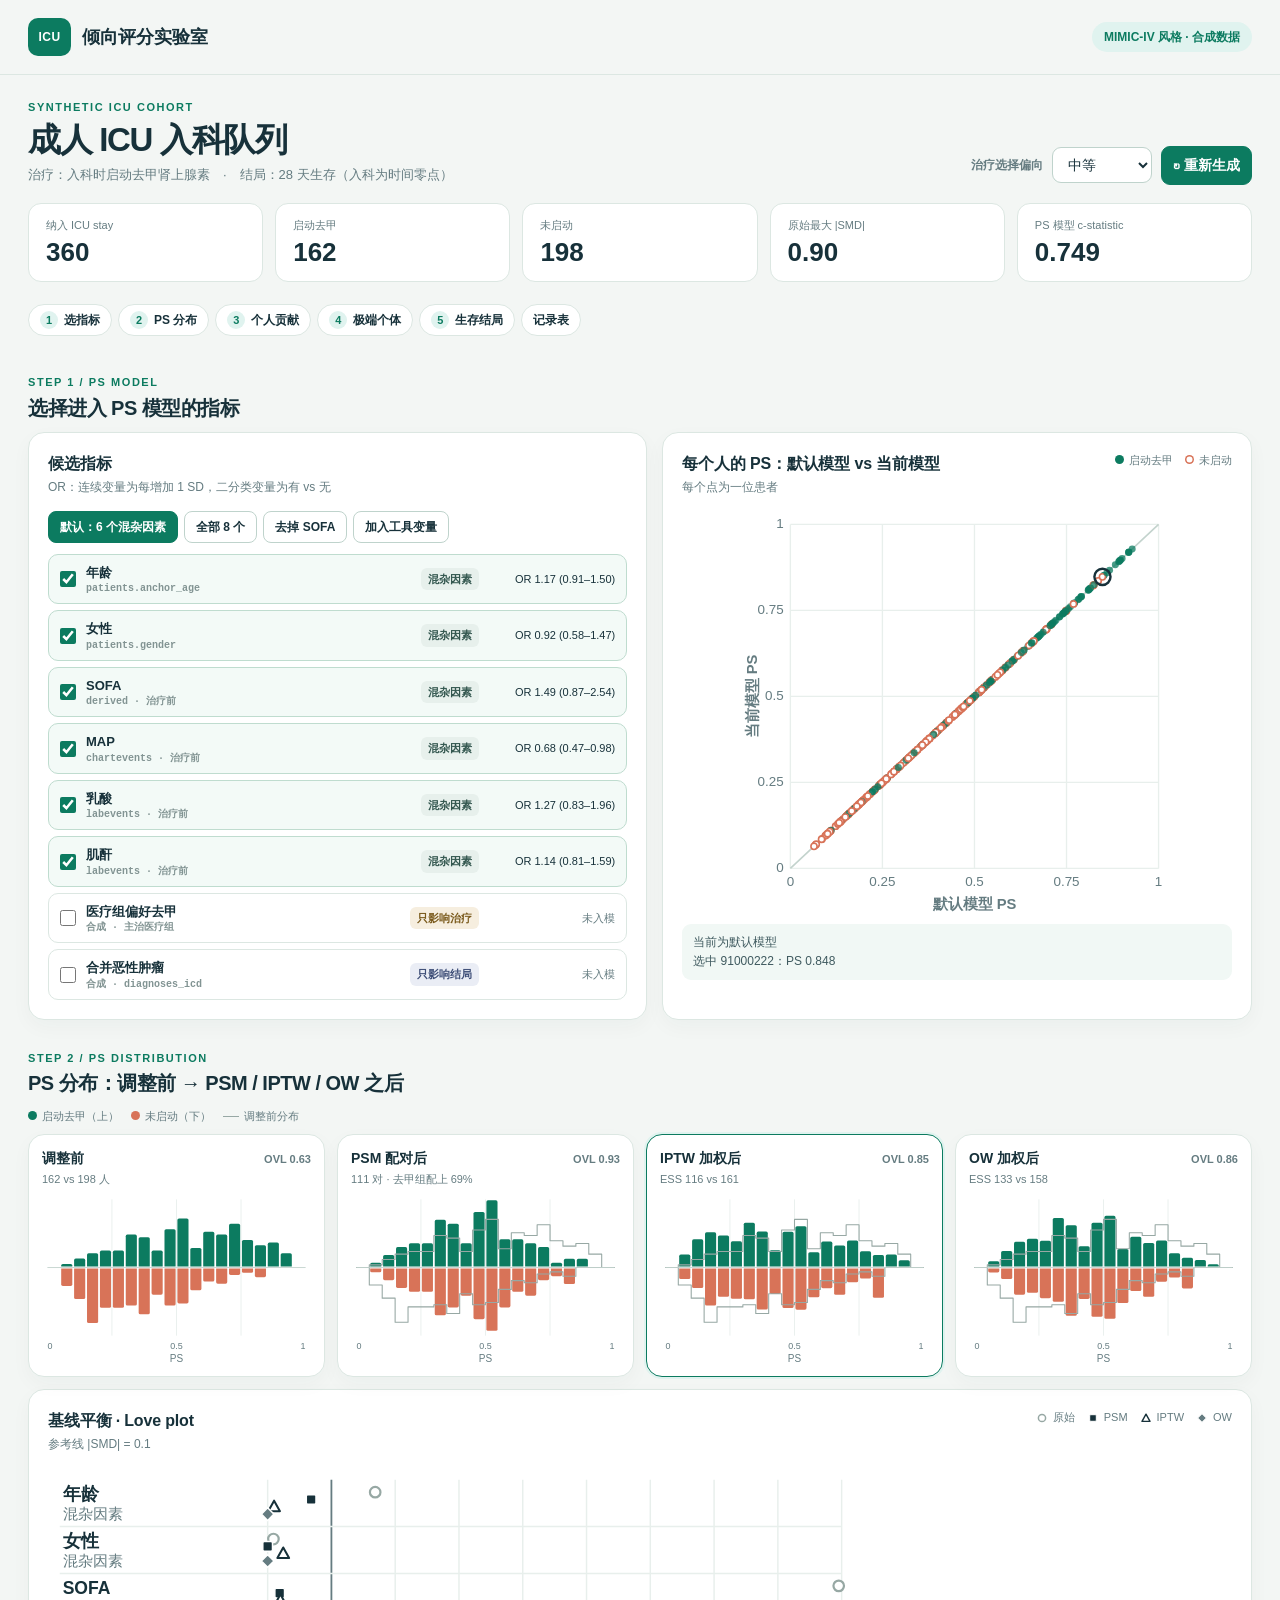
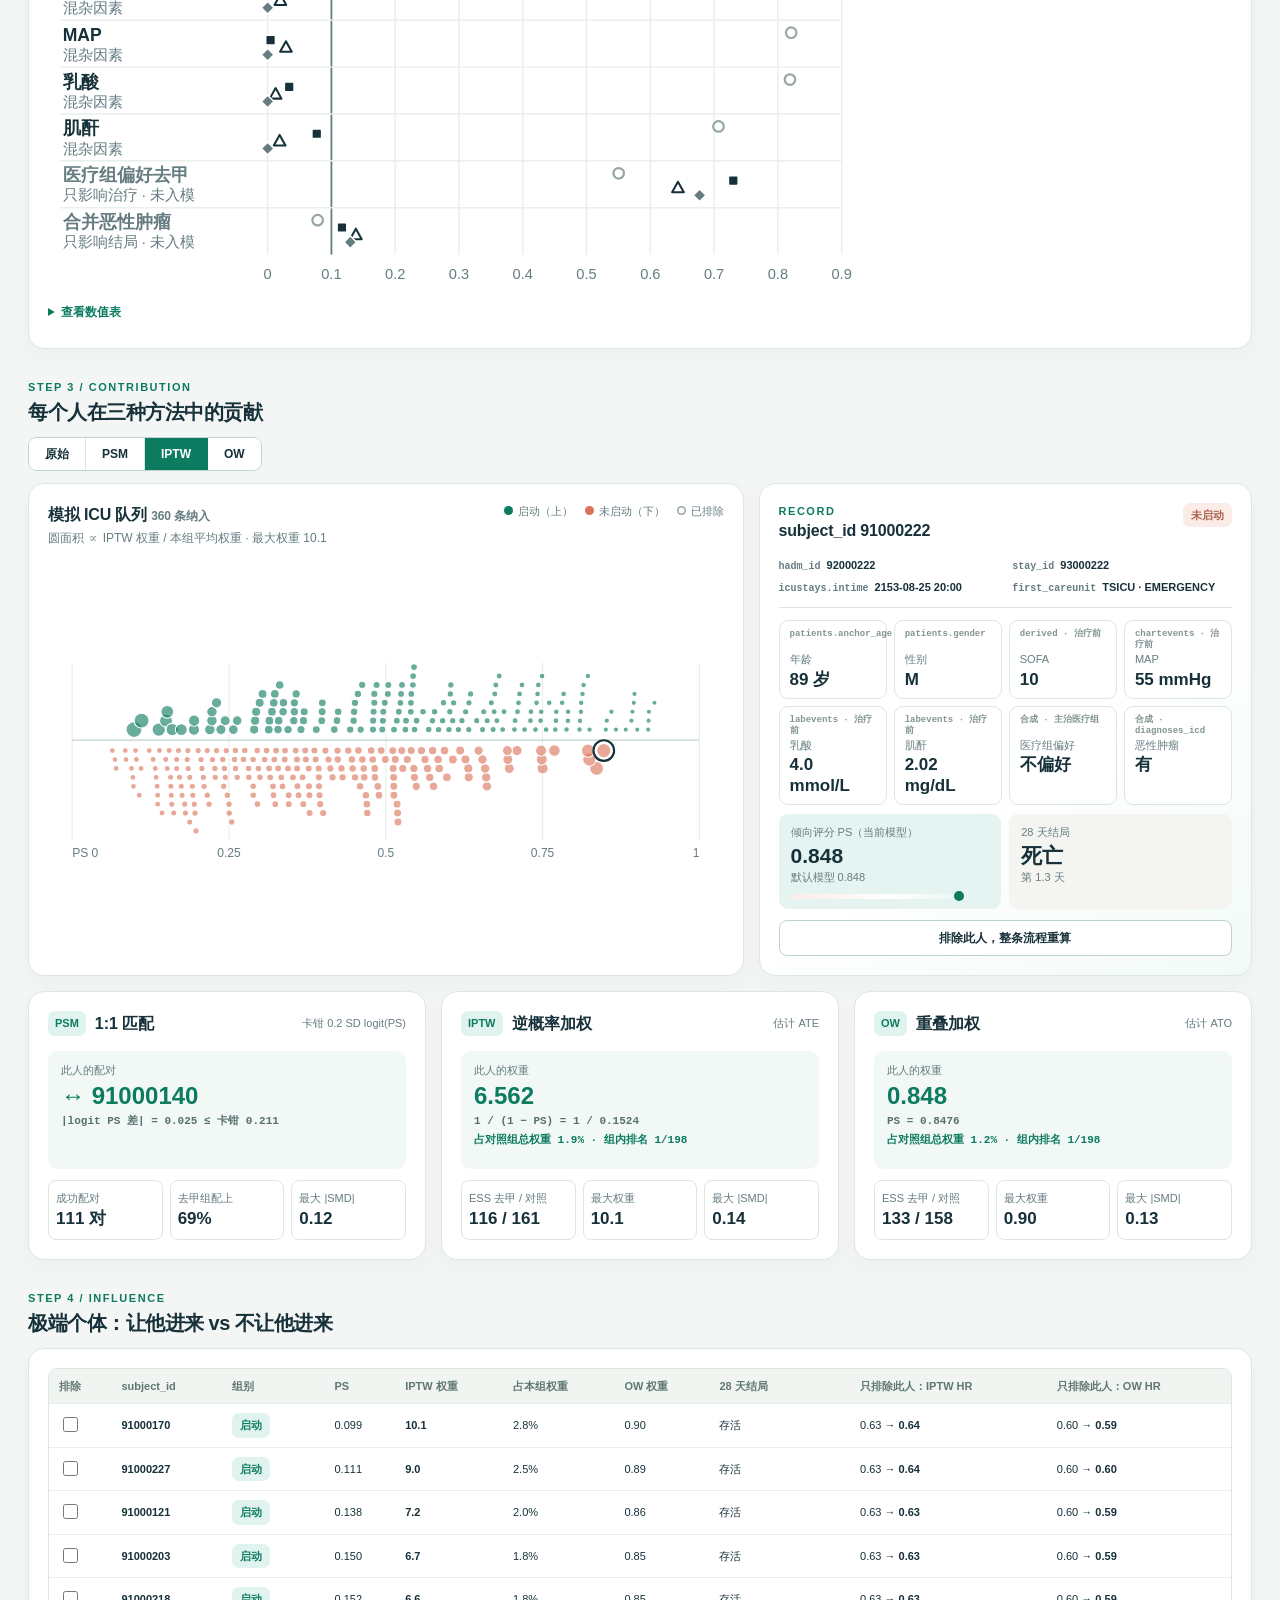
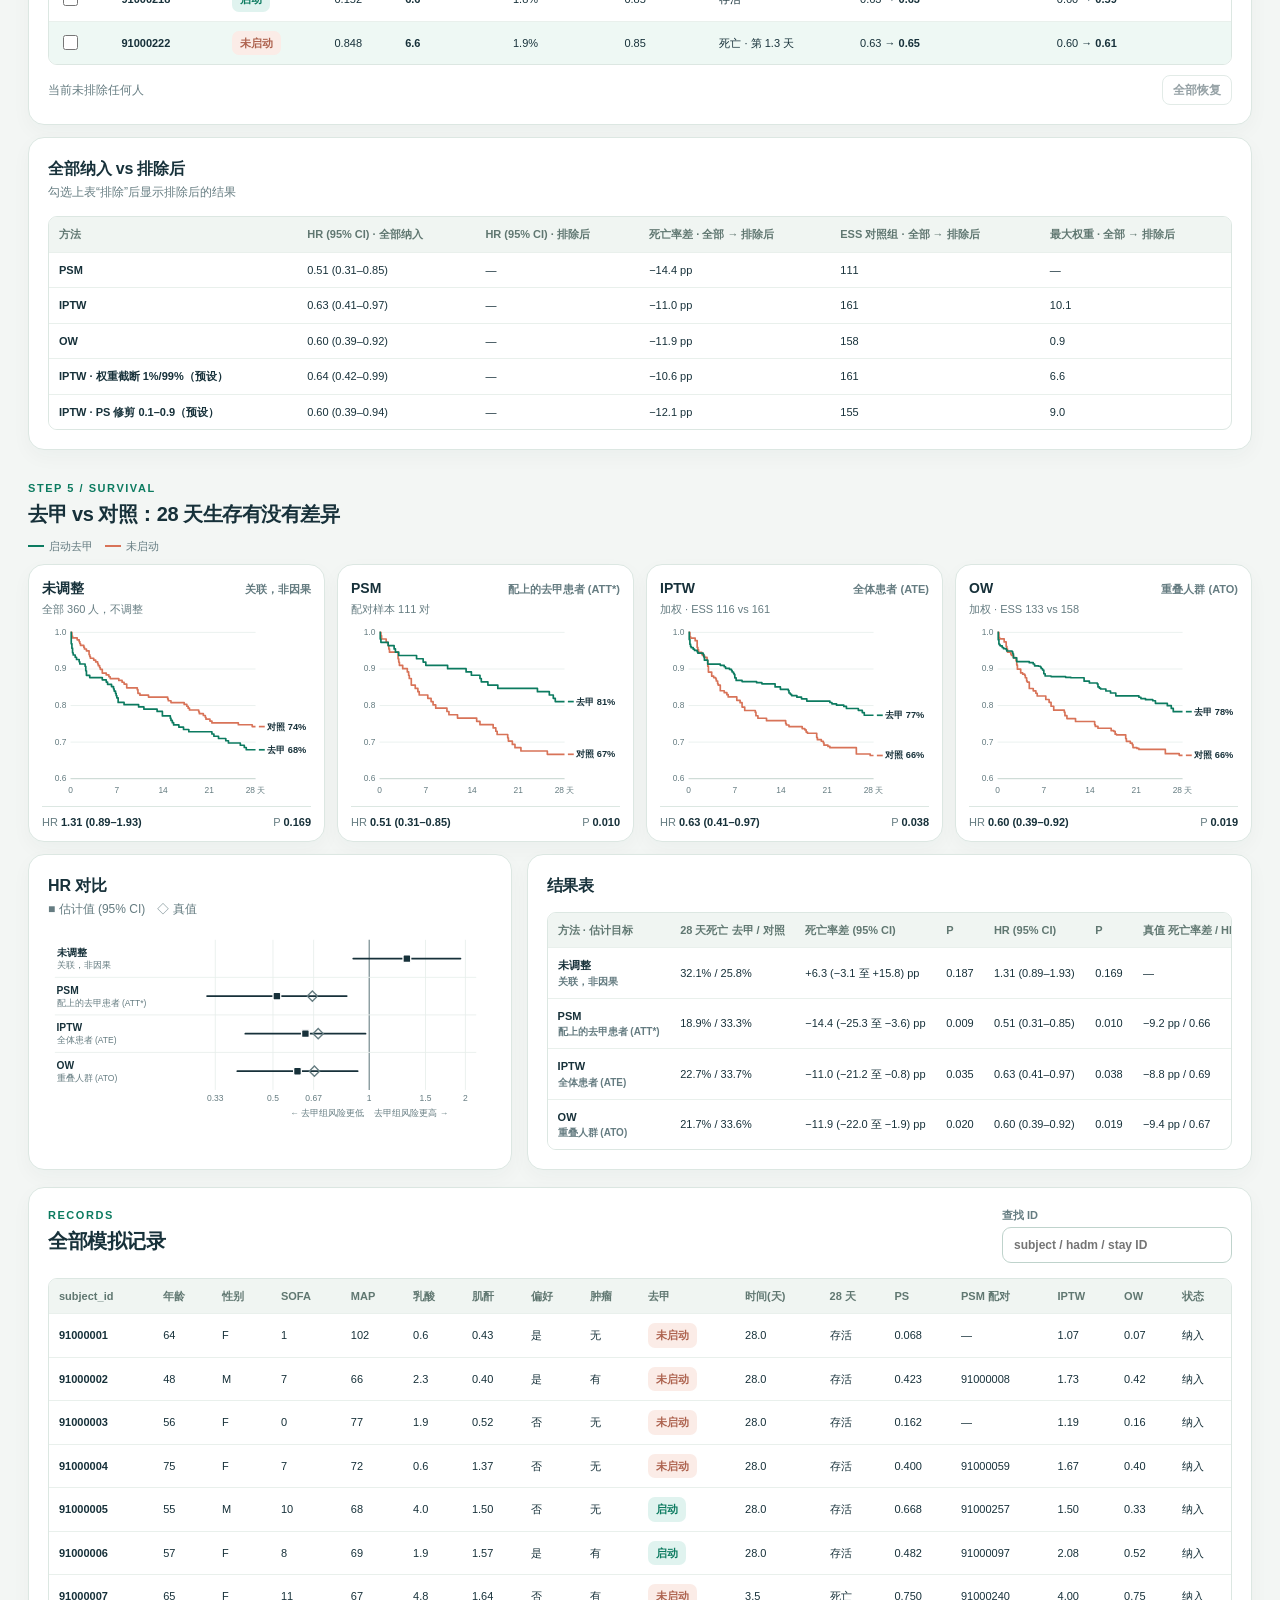
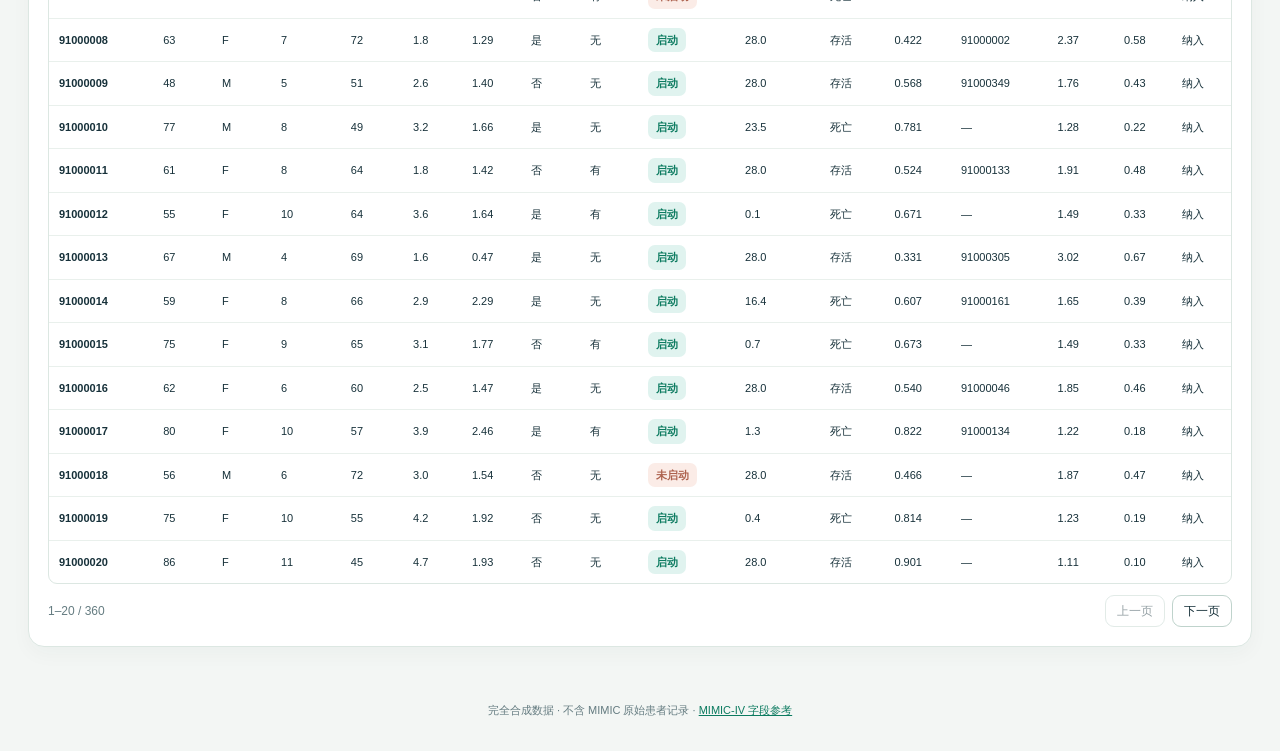
<file: index.html>
<!doctype html>
<html lang="zh-CN">
<head>
  <meta charset="utf-8">
  <meta name="viewport" content="width=device-width, initial-scale=1">
  <meta name="description" content="MIMIC-IV 表结构风格的 ICU 合成数据：选择 PS 模型变量，比较 PSM、IPTW、OW 前后的 PS 分布、个体权重、极端个体影响与 28 天生存。">
  <title>ICU 倾向评分实验室 · 合成数据</title>
  <link rel="stylesheet" href="styles.css?v=lab4">
  <script src="stats.js?v=lab4" defer></script>
  <script src="sim.js?v=lab4" defer></script>
  <script src="charts.js?v=lab4" defer></script>
  <script src="app.js?v=lab4" defer></script>
</head>
<body>
  <a class="skip-link" href="#main">跳到应用</a>
  <header class="topbar">
    <div class="brand"><span class="brand-mark">ICU</span><span>倾向评分实验室</span></div>
    <span class="data-badge">MIMIC-IV 风格 · 合成数据</span>
  </header>
  <main id="main">
    <section class="workspace-head">
      <div><p class="overline">SYNTHETIC ICU COHORT</p><h1>成人 ICU 入科队列</h1><p class="subtitle">治疗：入科时启动去甲肾上腺素　·　结局：28 天生存（入科为时间零点）</p></div>
      <div class="controls"><label for="scenario">治疗选择偏向</label><select id="scenario"><option value="mild">较弱</option><option value="moderate" selected>中等</option><option value="strong">很强</option></select><button id="regenerate" type="button">↻ 重新生成</button></div>
    </section>

    <section class="metric-strip" aria-label="队列概况">
      <div><span>纳入 ICU stay</span><strong id="total-count">—</strong><small id="excluded-note"></small></div>
      <div><span>启动去甲</span><strong id="treated-count">—</strong></div>
      <div><span>未启动</span><strong id="control-count">—</strong></div>
      <div><span>原始最大 |SMD|</span><strong id="raw-smd">—</strong></div>
      <div><span>PS 模型 c-statistic</span><strong id="cstat">—</strong></div>
    </section>
    <nav class="step-nav" aria-label="分析步骤">
      <a href="#step1"><b>1</b>选指标</a><a href="#step2"><b>2</b>PS 分布</a><a href="#step3"><b>3</b>个人贡献</a><a href="#step4"><b>4</b>极端个体</a><a href="#step5"><b>5</b>生存结局</a><a href="#records">记录表</a>
    </nav>

    <section id="step1" class="step" aria-labelledby="step1-title">
      <div class="section-heading"><p class="overline">STEP 1 / PS MODEL</p><h2 id="step1-title">选择进入 PS 模型的指标</h2></div>
      <div class="two-col">
        <article class="panel">
          <div class="panel-heading"><div><h3 class="panel-title">候选指标</h3><p class="panel-sub">OR：连续变量为每增加 1 SD，二分类变量为有 vs 无</p></div></div>
          <div class="preset-row" role="group" aria-label="快速选择">
            <button type="button" data-preset="default">默认：6 个混杂因素</button>
            <button type="button" data-preset="all">全部 8 个</button>
            <button type="button" data-preset="nosofa">去掉 SOFA</button>
            <button type="button" data-preset="instrument">加入工具变量</button>
          </div>
          <div id="covariate-list" class="cov-list"></div>
        </article>
        <article class="panel">
          <div class="panel-heading"><div><h3 class="panel-title">每个人的 PS：默认模型 vs 当前模型</h3><p class="panel-sub">每个点为一位患者</p></div><div class="legend"><span><i class="dot teal"></i>启动去甲</span><span><i class="dot ring coral"></i>未启动</span></div></div>
          <div id="ps-scatter" class="chart-box" role="img" aria-label="默认模型与当前模型 PS 散点图"></div>
          <div id="ps-shift" class="chart-note">—</div>
        </article>
      </div>
    </section>

    <section id="step2" class="step" aria-labelledby="step2-title">
      <div class="section-heading"><p class="overline">STEP 2 / PS DISTRIBUTION</p><h2 id="step2-title">PS 分布：调整前 → PSM / IPTW / OW 之后</h2></div>
      <div class="legend legend-row"><span><i class="dot teal"></i>启动去甲（上）</span><span><i class="dot coral"></i>未启动（下）</span><span><i class="line-key"></i>调整前分布</span></div>
      <div id="hist-grid" class="quad-grid"></div>
      <article class="panel love-panel">
        <div class="panel-heading"><div><h3 class="panel-title">基线平衡 · Love plot</h3><p class="panel-sub">参考线 |SMD| = 0.1</p></div><div class="legend" id="love-legend"></div></div>
        <div id="love-plot" class="chart-box" role="img" aria-label="各指标在四种状态下的 |SMD|"></div>
        <details class="table-details"><summary>查看数值表</summary><div class="table-wrap"><table class="balance-table"><thead><tr><th>治疗前指标</th><th>PS 模型</th><th>原始</th><th>PSM</th><th>IPTW</th><th>OW</th></tr></thead><tbody id="balance-rows"></tbody></table></div></details>
      </article>
    </section>

    <section id="step3" class="step" aria-labelledby="step3-title">
      <div class="section-heading"><p class="overline">STEP 3 / CONTRIBUTION</p><h2 id="step3-title">每个人在三种方法中的贡献</h2></div>
      <div class="seg" role="group" aria-label="显示方法" id="view-switch">
        <button type="button" data-view="raw">原始</button><button type="button" data-view="psm">PSM</button><button type="button" data-view="iptw">IPTW</button><button type="button" data-view="ow">OW</button>
      </div>
      <div class="cohort-layout">
        <article class="panel cohort-panel">
          <div class="panel-heading"><div><h3 class="panel-title">模拟 ICU 队列 <small id="cohort-count">—</small></h3><p class="panel-sub" id="swarm-caption">—</p></div><div class="legend"><span><i class="dot teal"></i>启动（上）</span><span><i class="dot coral"></i>未启动（下）</span><span><i class="dot ring gray"></i>已排除</span></div></div>
          <div id="swarm" class="chart-box swarm-box" role="img" aria-label="按 PS 排列的患者，圆的大小代表权重"></div>
        </article>
        <article class="panel patient-panel">
          <div class="panel-heading"><div><p class="overline">RECORD</p><h3 class="panel-title">subject_id <span id="subject-id">—</span></h3></div><span id="patient-treatment" class="treatment-tag">—</span></div>
          <div class="record-ids"><div><span>hadm_id</span><strong id="hadm-id">—</strong></div><div><span>stay_id</span><strong id="stay-id">—</strong></div><div><span>icustays.intime</span><strong id="admit-time">—</strong></div><div><span>first_careunit</span><strong id="careunit">—</strong></div></div>
          <div class="vitals-grid" id="vitals"></div>
          <div class="patient-bottom"><div><span>倾向评分 PS（当前模型）</span><strong id="p-ps">—</strong><small id="p-ps-ref">—</small><div class="ps-track"><i id="ps-marker"></i></div></div><div><span>28 天结局</span><strong id="p-death">—</strong><small id="p-time">—</small></div></div>
          <button id="exclude-toggle" type="button" class="ghost-button">排除此人，整条流程重算</button>
        </article>
      </div>
      <div class="method-grid">
        <article class="panel method-card"><div class="method-heading"><span class="method-num">PSM</span><h3>1:1 匹配</h3><small>卡钳 0.2 SD logit(PS)</small></div><div class="calculation"><span>此人的配对</span><strong id="psm-value">—</strong><code id="psm-calc">—</code></div><div class="method-metrics"><div><span>成功配对</span><strong id="psm-n">—</strong></div><div><span>去甲组配上</span><strong id="psm-share">—</strong></div><div><span>最大 |SMD|</span><strong id="psm-smd">—</strong></div></div></article>
        <article class="panel method-card"><div class="method-heading"><span class="method-num">IPTW</span><h3>逆概率加权</h3><small>估计 ATE</small></div><div class="calculation"><span>此人的权重</span><strong id="iptw-value">—</strong><code id="iptw-calc">—</code><code id="iptw-share">—</code></div><div class="method-metrics"><div><span>ESS 去甲 / 对照</span><strong id="iptw-n">—</strong></div><div><span>最大权重</span><strong id="iptw-max">—</strong></div><div><span>最大 |SMD|</span><strong id="iptw-smd">—</strong></div></div></article>
        <article class="panel method-card"><div class="method-heading"><span class="method-num">OW</span><h3>重叠加权</h3><small>估计 ATO</small></div><div class="calculation"><span>此人的权重</span><strong id="ow-value">—</strong><code id="ow-calc">—</code><code id="ow-share">—</code></div><div class="method-metrics"><div><span>ESS 去甲 / 对照</span><strong id="ow-n">—</strong></div><div><span>最大权重</span><strong id="ow-max">—</strong></div><div><span>最大 |SMD|</span><strong id="ow-smd">—</strong></div></div></article>
      </div>
    </section>

    <section id="step4" class="step" aria-labelledby="step4-title">
      <div class="section-heading"><p class="overline">STEP 4 / INFLUENCE</p><h2 id="step4-title">极端个体：让他进来 vs 不让他进来</h2></div>
      <article class="panel">
        <div class="table-wrap"><table class="data-table influence-table"><thead><tr><th>排除</th><th>subject_id</th><th>组别</th><th>PS</th><th>IPTW 权重</th><th>占本组权重</th><th>OW 权重</th><th>28 天结局</th><th>只排除此人：IPTW HR</th><th>只排除此人：OW HR</th></tr></thead><tbody id="influence-rows"></tbody></table></div>
        <div class="excluded-bar"><span id="excluded-list">当前未排除任何人</span><button id="restore-all" type="button" class="ghost-button small">全部恢复</button></div>
      </article>
      <article class="panel">
        <div class="panel-heading"><div><h3 class="panel-title">全部纳入 vs 排除后</h3><p class="panel-sub" id="compare-sub">—</p></div></div>
        <div class="table-wrap"><table class="data-table compare-table"><thead><tr><th>方法</th><th>HR (95% CI) · 全部纳入</th><th>HR (95% CI) · 排除后</th><th>死亡率差 · 全部 → 排除后</th><th>ESS 对照组 · 全部 → 排除后</th><th>最大权重 · 全部 → 排除后</th></tr></thead><tbody id="compare-rows"></tbody></table></div>
      </article>
    </section>

    <section id="step5" class="step" aria-labelledby="step5-title">
      <div class="section-heading"><p class="overline">STEP 5 / SURVIVAL</p><h2 id="step5-title">去甲 vs 对照：28 天生存有没有差异</h2></div>
      <div class="legend legend-row"><span><i class="line-key teal"></i>启动去甲</span><span><i class="line-key coral"></i>未启动</span></div>
      <div id="km-grid" class="quad-grid"></div>
      <div class="two-col results-cols">
        <article class="panel">
          <div class="panel-heading"><div><h3 class="panel-title">HR 对比</h3><p class="panel-sub">■ 估计值 (95% CI)　◇ 真值</p></div></div>
          <div id="forest" class="chart-box" role="img" aria-label="四种分析的 HR 与真值"></div>
        </article>
        <article class="panel">
          <div class="panel-heading"><div><h3 class="panel-title">结果表</h3></div></div>
          <div class="table-wrap"><table class="data-table result-table"><thead><tr><th>方法 · 估计目标</th><th>28 天死亡 去甲 / 对照</th><th>死亡率差 (95% CI)</th><th>P</th><th>HR (95% CI)</th><th>P</th><th>真值 死亡率差 / HR</th></tr></thead><tbody id="result-rows"></tbody></table></div>
        </article>
      </div>
    </section>

    <section id="records" class="panel table-panel" aria-labelledby="table-title"><div class="panel-heading"><div><p class="overline">RECORDS</p><h2 id="table-title">全部模拟记录</h2></div><label class="table-search"><span>查找 ID</span><input id="patient-search" type="search" placeholder="subject / hadm / stay ID"></label></div><div class="table-wrap"><table class="patient-table"><thead><tr><th>subject_id</th><th>年龄</th><th>性别</th><th>SOFA</th><th>MAP</th><th>乳酸</th><th>肌酐</th><th>偏好</th><th>肿瘤</th><th>去甲</th><th>时间(天)</th><th>28 天</th><th>PS</th><th>PSM 配对</th><th>IPTW</th><th>OW</th><th>状态</th></tr></thead><tbody id="patient-rows"></tbody></table></div><div class="pagination"><span id="page-status">—</span><div><button id="page-prev" type="button">上一页</button><button id="page-next" type="button">下一页</button></div></div></section>
  </main>
  <div id="tooltip" class="tooltip" role="status" hidden></div>
  <footer>完全合成数据 · 不含 MIMIC 原始患者记录 · <a href="https://mimic.mit.edu/docs/iv/" target="_blank" rel="noopener">MIMIC-IV 字段参考</a></footer>
</body>
</html>
</file>
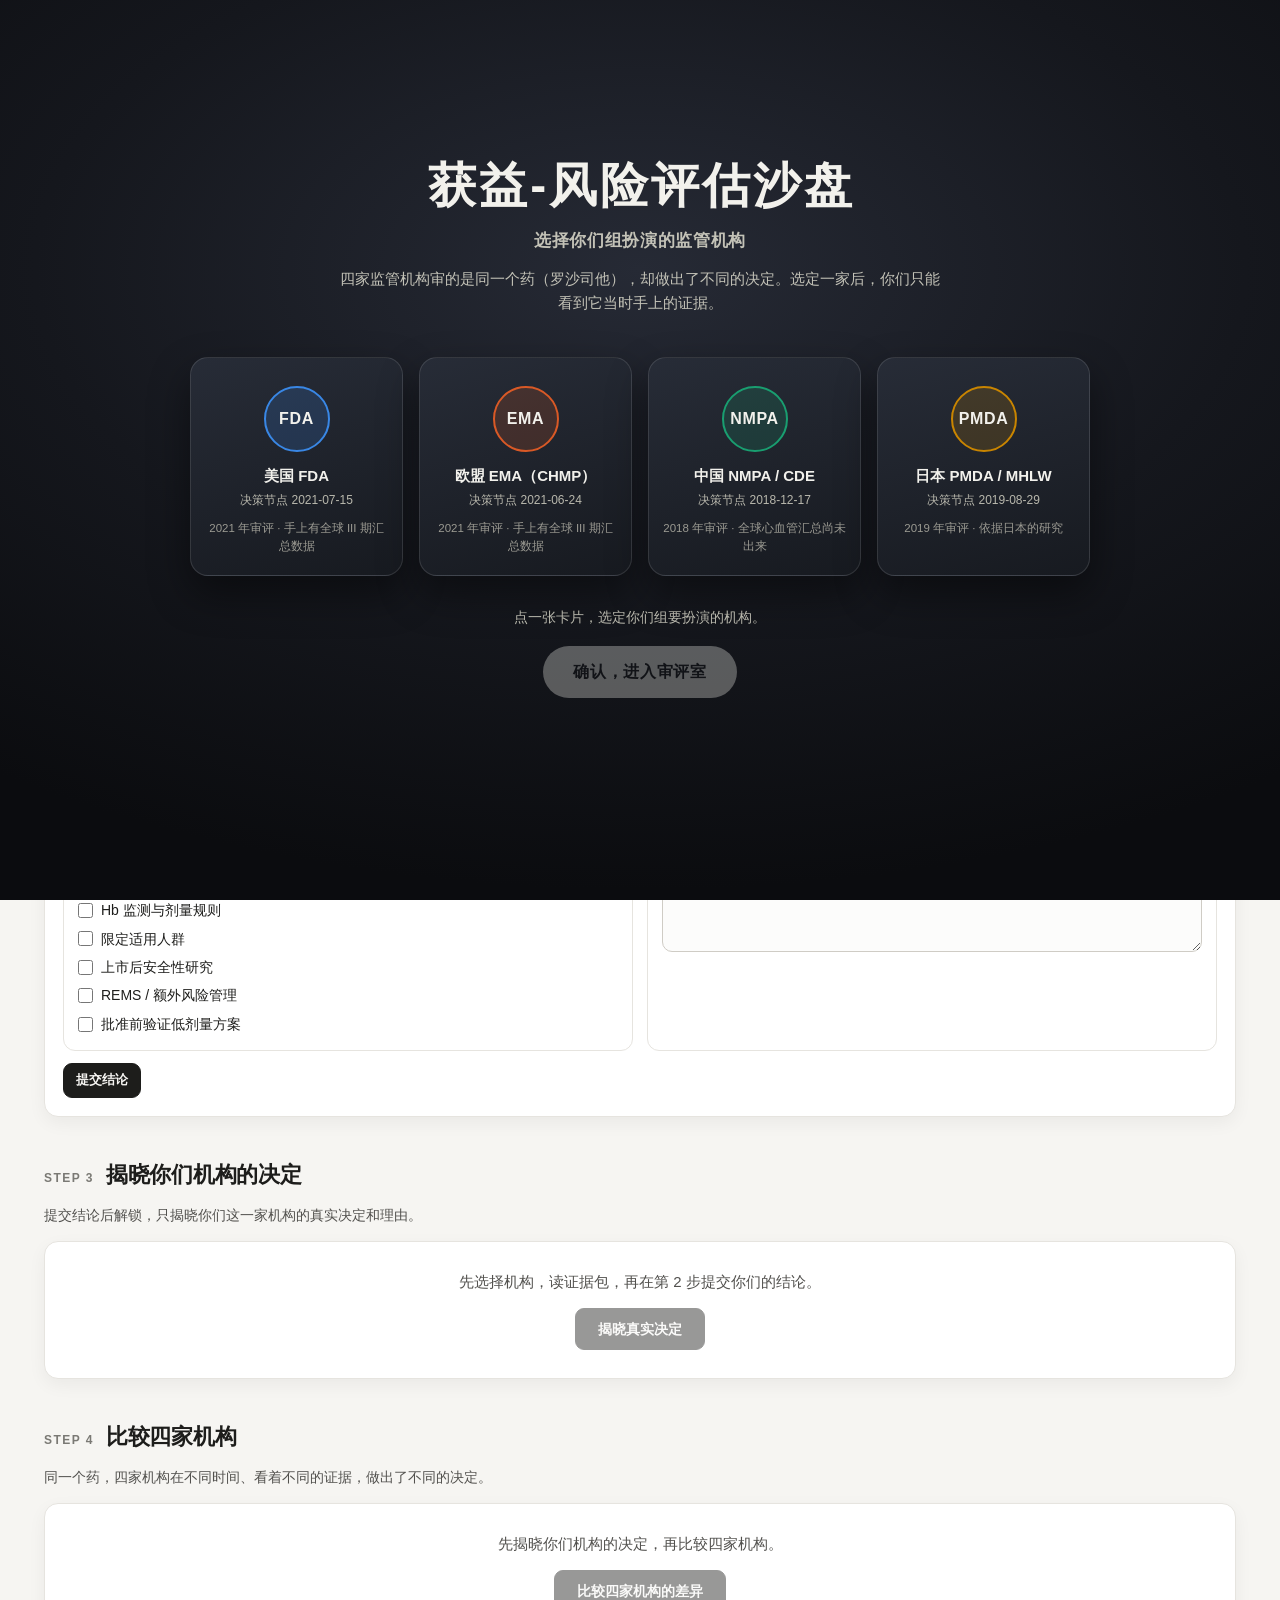
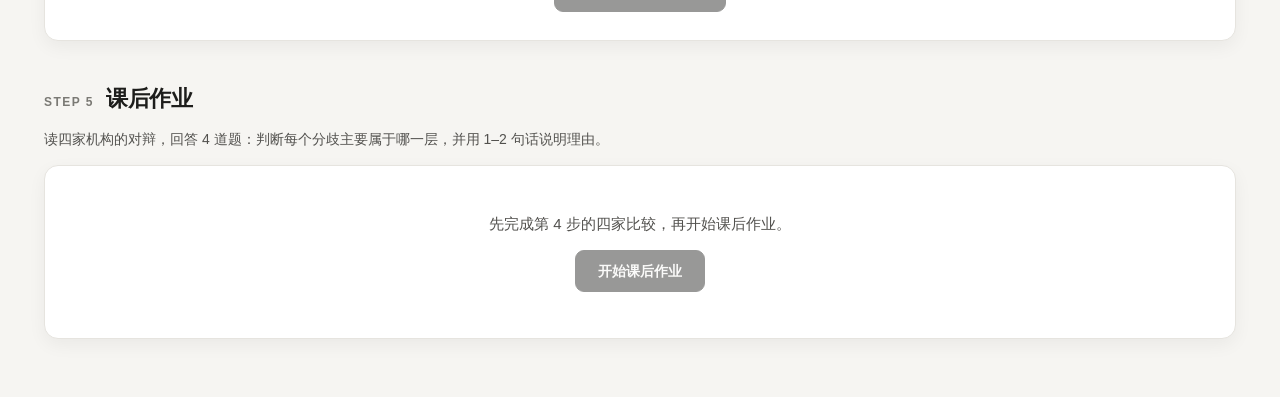
<file: roxadustat/index.html>
<!doctype html>
<html lang="zh-CN">
<head>
  <meta charset="utf-8">
  <meta name="viewport" content="width=device-width, initial-scale=1">
  <meta name="description" content="获益-风险评估沙盘（罗沙司他）：每组扮演一家监管机构，只看它当时的原文证据包，做出结论后再对照四家机构的真实解读。">
  <title>获益-风险评估沙盘</title>
  <link rel="stylesheet" href="styles.css?v=24">
  <script src="data.js?v=24" defer></script>
  <script src="briefs.js?v=24" defer></script>
  <script src="cards.js?v=24" defer></script>
  <script src="homework.js?v=24" defer></script>
  <script src="sim.js?v=24" defer></script>
  <script src="app.js?v=24" defer></script>
  <script src="pick.js?v=24" defer></script>
</head>
<body>
  <div class="draw-stage" id="draw-stage" role="dialog" aria-modal="true" aria-labelledby="draw-title" tabindex="-1" hidden>
    <div class="draw-inner">
      <h1 id="draw-title">获益-风险评估沙盘</h1>
      <p class="draw-ask">选择你们组扮演的监管机构</p>
      <p class="draw-lead">四家监管机构审的是同一个药（罗沙司他），却做出了不同的决定。选定一家后，你们只能看到它当时手上的证据。</p>
      <div class="pick-grid" id="pick-grid" aria-label="监管机构"></div>
      <div class="pick-confirm" id="pick-confirm" aria-live="polite"></div>
    </div>
  </div>
  <header class="top">
    <div class="wrap">
      <div class="brand">获益-风险评估沙盘<small>罗沙司他 · 四家监管机构的同一个药</small></div>
      <button class="theme-btn" id="theme-btn" type="button" aria-label="切换深浅色">深浅色</button>
    </div>
  </header>

  <div class="wrap hero">
    <h1>你们是一个审评小组：批，还是不批？</h1>
    <p>每组扮演一家监管机构，只能看到这家机构做决定时手上的原文证据。读完证据包，在工作台上做分析选择、写下结论；提交结论后揭晓你们机构的真实决定，再比较四家机构，最后完成课后作业。</p>
  </div>

  <nav class="steps" aria-label="步骤">
    <div class="wrap">
      <a href="#board1"><b>1</b>证据包</a>
      <a href="#board2"><b>2</b>审评工作台</a>
      <a href="#board3"><b>3</b>揭晓</a>
      <a href="#board4"><b>4</b>四家比较</a>
      <a href="#board5"><b>5</b>课后作业</a>
      <span class="me" id="me-tag">尚未选择机构</span>
      <button class="reset-btn" id="reset-btn" type="button" title="清空这台设备上的记录，重新选择机构">重新开始</button>
    </div>
  </nav>

  <main>
    <section class="board wrap" id="board1" aria-labelledby="b1-title">
      <div class="board-head"><span class="num">STEP 1</span><h2 id="b1-title">读证据包</h2></div>
      <div id="agency-cards"></div>
      <div class="panel" id="package" style="margin-top:14px" hidden></div>
    </section>

    <section class="board wrap" id="board2" aria-labelledby="b2-title">
      <div class="board-head"><span class="num">STEP 2</span><h2 id="b2-title">审评工作台</h2></div>
      <div class="all-banner" id="all-banner" hidden>已进入四家比较：工作台现在显示四家机构的全部数据，可以对照着看。</div>
      <div class="tabs" role="tablist" aria-label="适应症" id="pop-tabs">
        <button type="button" role="tab" aria-selected="true" data-pop="ndd">非透析（NDD）· 对照安慰剂</button>
        <button type="button" role="tab" aria-selected="false" data-pop="dd">透析（DD）· 对照 ESA</button>
      </div>
      <div class="panel" id="mace-panel"></div>
      <div class="panel" id="effects-panel"></div>
      <div class="panel" id="decision-panel">
        <h3>你们的结论</h3>
        <p class="sub" id="decision-sub">以所属机构的身份作答。</p>
        <form id="decision-form">
          <div class="form-grid">
            <fieldset id="fs-ndd"><legend>非透析（NDD）</legend></fieldset>
            <fieldset id="fs-dd"><legend>透析（DD）</legend></fieldset>
            <fieldset id="fs-rm"><legend>风险管理工具（可多选）</legend></fieldset>
            <fieldset><legend>一句话理由</legend><textarea id="reason" placeholder="例如：主要依据哪个分析、最担心哪项风险、能否靠说明书管住……"></textarea></fieldset>
          </div>
          <div style="margin-top:12px"><button class="btn primary" type="submit">提交结论</button><span class="saved" id="saved" hidden>已保存</span></div>
        </form>
      </div>
    </section>

    <section class="board wrap" id="board3" aria-labelledby="b3-title">
      <div class="board-head"><span class="num">STEP 3</span><h2 id="b3-title">揭晓你们机构的决定</h2><p>提交结论后解锁，只揭晓你们这一家机构的真实决定和理由。</p></div>
      <div class="panel reveal-gate" id="reveal-gate">
        <p id="gate-msg" role="status">先在第 2 步提交你们的结论，再揭晓真实决定。</p>
        <button class="btn primary" type="button" id="reveal-btn" disabled>揭晓真实决定</button>
      </div>
      <div id="reveal" hidden>
        <div class="panel" id="compare-panel"></div>
        <div class="panel" id="own-panel"></div>
      </div>
    </section>

    <section class="board wrap" id="board4" aria-labelledby="b4-title">
      <div class="board-head"><span class="num">STEP 4</span><h2 id="b4-title">比较四家机构</h2><p>同一个药，四家机构在不同时间、看着不同的证据，做出了不同的决定。</p></div>
      <div class="panel reveal-gate" id="compare-gate">
        <p id="compare-msg" role="status">先揭晓你们机构的决定，再比较四家机构。</p>
        <button class="btn primary" type="button" id="compare-btn" disabled>比较四家机构的差异</button>
      </div>
      <div id="compare-all" hidden>
        <div class="panel" id="overview-panel"></div>
        <div class="panel" id="agency-panel"></div>
      </div>
    </section>

    <section class="board wrap" id="board5" aria-labelledby="b5-title">
      <div class="board-head"><span class="num">STEP 5</span><h2 id="b5-title">课后作业</h2><p>读四家机构的对辩，回答 4 道题：判断每个分歧主要属于哪一层，并用 1–2 句话说明理由。</p></div>
      <div class="panel" id="hw-panel"></div>
    </section>
  </main>


  <div class="tooltip" id="tooltip" hidden></div>
  <div class="popover" id="popover" role="dialog" aria-label="出处" hidden></div>
  <div class="lightbox" id="lightbox" role="dialog" aria-modal="true" aria-label="整页原文" hidden></div>
</body>
</html>
</file>
<file: styles.css>
:root{--ink:#17313a;--muted:#657c81;--teal:#0c7b60;--teal-light:#e0f3ef;--coral:#d87358;--coral-light:#fbece7;--paper:#f3f6f4;--line:#dce7e2;--white:#fff}
*{box-sizing:border-box}
html{scroll-behavior:smooth}
body{margin:0;background:var(--paper);color:var(--ink);font:14px/1.5 -apple-system,BlinkMacSystemFont,"Segoe UI","PingFang SC","Microsoft YaHei",sans-serif}
button,input,select{font:inherit}
button{cursor:pointer}
a{color:var(--teal)}
.skip-link{position:absolute;left:-999px;top:0;background:var(--ink);color:#fff;padding:8px}
.skip-link:focus{left:0;z-index:20}
.topbar,main,footer{max-width:1440px;margin:auto}
.topbar{display:flex;align-items:center;justify-content:space-between;padding:18px 28px;border-bottom:1px solid var(--line)}
.brand{display:flex;align-items:center;gap:11px;font-size:18px;font-weight:800}
.brand-mark{display:grid;place-items:center;width:43px;height:38px;background:var(--teal);color:#fff;border-radius:10px;font-size:12px;letter-spacing:.04em}
.data-badge{border-radius:999px;background:var(--teal-light);color:var(--teal);padding:6px 12px;font-size:12px;font-weight:700}
main{padding:24px 28px 55px}
.overline{margin:0;color:var(--teal);font-size:11px;font-weight:800;letter-spacing:.14em}
h1,h2,h3,p{margin-top:0}
h1{font-size:33px;line-height:1.17;letter-spacing:-.04em;margin:5px 0}
h2{font-size:20px;letter-spacing:-.025em;line-height:1.22;margin:5px 0 0}
h2 small{font-size:12px;color:var(--muted);font-weight:600;letter-spacing:0}
h3{font-size:22px;line-height:1;margin:0}
.subtitle{color:var(--muted);font-size:13px;margin:6px 0 0}
.workspace-head{display:flex;align-items:end;justify-content:space-between;gap:20px;margin-bottom:18px}
.controls{display:flex;align-items:center;gap:9px;flex-wrap:wrap}
.controls label{font-size:12px;font-weight:700;color:var(--muted)}
.controls select,.controls button,.table-search input,.pagination button{padding:8px 11px;border:1px solid #bfd3cc;border-radius:9px;background:#fff;color:var(--ink)}
.controls select{min-width:100px}
.controls button{background:var(--teal);border-color:var(--teal);color:#fff;font-weight:750}
.controls button:hover{background:#09654f}
.metric-strip{display:grid;grid-template-columns:repeat(5,minmax(0,1fr));gap:12px}
.metric-strip>div{padding:13px 17px;border:1px solid var(--line);border-radius:13px;background:#fff}
.metric-strip span{display:block;color:var(--muted);font-size:11px}
.metric-strip strong{display:block;font-size:26px;line-height:1.2;margin-top:4px;font-variant-numeric:tabular-nums}
.source-strip{display:flex;gap:7px;flex-wrap:wrap;margin:13px 0 17px}
.source-strip span{padding:4px 8px;border:1px solid #d9e7e1;border-radius:6px;background:#eaf1ed;color:#58726c;font:600 10px/1.2 ui-monospace,SFMono-Regular,Menlo,monospace}
.panel{background:#fff;border:1px solid var(--line);border-radius:16px;padding:19px;min-width:0;box-shadow:0 7px 20px rgba(24,62,54,.035)}
.panel-heading{display:flex;align-items:start;justify-content:space-between;gap:15px;margin-bottom:15px}
.legend{display:flex;align-items:center;gap:12px;color:var(--muted);font-size:11px;flex-wrap:wrap}
.dot{display:inline-block;width:9px;height:9px;border-radius:50%;margin-right:5px;vertical-align:0}
.dot.teal{background:var(--teal)}.dot.coral{background:var(--coral)}
.cohort-layout{display:grid;grid-template-columns:minmax(0,1.45fr) minmax(400px,1fr);gap:15px}
.cohort-panel{display:flex;flex-direction:column}
.patient-panel{background:linear-gradient(145deg,#fff 55%,#f2faf7)}
.treatment-tag{display:inline-block;background:var(--teal-light);color:var(--teal);border-radius:7px;padding:4px 8px;font-size:11px;font-weight:750;white-space:nowrap}
.treatment-tag.control{background:var(--coral-light);color:#ad624e}
.record-ids{display:grid;grid-template-columns:repeat(2,minmax(0,1fr));gap:5px 14px;padding-bottom:12px;margin-bottom:12px;border-bottom:1px solid var(--line)}
.record-ids>div{display:flex;gap:6px;align-items:baseline;min-width:0}
.record-ids span{color:var(--muted);font:600 10px/1.3 ui-monospace,SFMono-Regular,Menlo,monospace;white-space:nowrap}
.record-ids strong{font-size:11px;font-weight:750;overflow-wrap:anywhere}
.vitals-grid{display:grid;grid-template-columns:repeat(4,minmax(0,1fr));gap:7px}
.vitals-grid>div{background:#fff;border:1px solid var(--line);border-radius:9px;padding:8px 10px}
.vitals-grid small{display:block;color:#829493;font:600 9px/1.2 ui-monospace,SFMono-Regular,Menlo,monospace;min-height:22px}
.vitals-grid span,.patient-bottom span{display:block;color:var(--muted);font-size:11px}
.vitals-grid strong{display:block;font-size:17px;line-height:1.2;margin-top:2px;font-variant-numeric:tabular-nums}
.patient-bottom{display:grid;grid-template-columns:1fr 1fr;gap:8px;margin-top:9px}
.patient-bottom>div{background:#e5f4f0;border-radius:9px;padding:10px 12px}
.patient-bottom>div+div{background:#f4f5f1}
.patient-bottom strong{display:block;font-size:21px;margin-top:2px;line-height:1.2;font-variant-numeric:tabular-nums}
.ps-track{height:5px;border-radius:8px;background:linear-gradient(90deg,var(--coral-light),#fff,var(--teal-light));margin-top:9px;position:relative}
.ps-track i{position:absolute;top:-3px;width:10px;height:10px;border-radius:50%;background:var(--teal);transform:translateX(-50%)}
.method-section{margin-top:23px}
.section-heading{margin-bottom:12px}
.method-grid{display:grid;grid-template-columns:repeat(3,minmax(0,1fr));gap:15px}
.method-card{padding:19px}
.method-heading{display:flex;align-items:center;gap:9px}
.method-num{background:var(--teal-light);color:var(--teal);border-radius:7px;padding:4px 7px;font-size:11px;font-weight:800}
.method-heading small{margin-left:auto;color:var(--muted);font-size:11px}
.calculation{min-height:118px;background:#f1f8f5;border-radius:10px;padding:11px 13px;margin:15px 0 11px}
.calculation span,.method-metrics span{display:block;color:var(--muted);font-size:11px}
.calculation strong{display:block;font-size:24px;line-height:1.15;margin:4px 0;color:var(--teal);font-variant-numeric:tabular-nums}
.calculation code{display:block;color:#56706f;font:600 11px/1.45 ui-monospace,SFMono-Regular,Menlo,monospace;overflow-wrap:anywhere}
.method-metrics{display:grid;grid-template-columns:1fr 1fr 1fr;gap:7px}
.method-metrics>div{border:1px solid var(--line);border-radius:8px;padding:9px 7px}
.method-metrics strong{display:block;font-size:17px;line-height:1.2;margin-top:3px;font-variant-numeric:tabular-nums}
.method-risk{border-top:1px solid var(--line);margin-top:13px;padding-top:9px;font-size:11px;color:var(--muted)}
.results-layout{display:grid;grid-template-columns:minmax(0,.85fr) minmax(0,1.15fr);gap:15px;margin-top:17px}
.ps-chart{height:180px;margin-top:10px}
.ps-chart svg{width:100%;height:100%;display:block}
.chart-axis{display:flex;justify-content:space-between;color:var(--muted);font-size:11px;margin:0 4px}
.distribution-panel .legend{justify-content:center;margin-top:7px}
.table-wrap{overflow:auto;border:1px solid var(--line);border-radius:9px}
table{width:100%;border-collapse:collapse}
th,td{text-align:left;padding:9px 10px;border-bottom:1px solid #e9f0ec;font-size:11px;white-space:nowrap}
thead th{background:#f0f5f2;color:#607771;font-weight:800}
tbody tr:last-child td,tbody tr:last-child th{border-bottom:0}
.balance-table th,.balance-table td{text-align:center}
.balance-table th:first-child{text-align:left}
.balance-table tbody th{font-weight:650;background:#fff}
.smd-pill{display:inline-block;min-width:48px;border-radius:6px;padding:3px 6px;background:#f0f3f0;font-variant-numeric:tabular-nums;font-weight:700}
.smd-pill.good{background:#e2f4ed;color:#14715e}
.smd-pill.warn{background:#fff0e7;color:#a65d3c}
.table-panel{margin-top:17px}
.table-search{display:block;color:var(--muted);font-size:11px;font-weight:700}
.table-search input{display:block;width:230px;margin-top:3px;font-size:12px}
.patient-table{min-width:1060px}
.patient-table tbody tr{cursor:pointer}
.patient-table tbody tr:hover,.patient-table tbody tr.selected{background:#eef8f4}
.patient-table td strong{font-variant-numeric:tabular-nums}
.pagination{display:flex;align-items:center;justify-content:space-between;gap:10px;margin-top:11px;color:var(--muted);font-size:12px}
.pagination>div{display:flex;gap:7px}
.pagination button{font-size:12px;padding:6px 11px}
.pagination button:disabled{opacity:.45;cursor:default}
footer{padding:0 28px 32px;text-align:center;color:var(--muted);font-size:11px}
.metric-strip small{display:block;color:#a65d3c;font-size:11px;font-weight:700;min-height:0}
.step-nav{position:sticky;top:0;z-index:5;display:flex;gap:6px;flex-wrap:wrap;margin:14px 0 4px;padding:8px 0;background:var(--paper)}
.step-nav a{display:inline-flex;align-items:center;gap:6px;padding:6px 11px;border:1px solid var(--line);border-radius:999px;background:#fff;color:var(--ink);font-size:12px;font-weight:700;text-decoration:none}
.step-nav a:hover{border-color:var(--teal);color:var(--teal)}
.step-nav b{display:grid;place-items:center;width:18px;height:18px;border-radius:50%;background:var(--teal-light);color:var(--teal);font-size:11px}
.step{margin-top:30px;scroll-margin-top:60px}
#records{scroll-margin-top:60px}
.panel-title{font-size:16px;line-height:1.3;margin:2px 0 0;letter-spacing:-.01em}
.panel-title small{font-size:12px;color:var(--muted);font-weight:600}
.panel-sub{color:var(--muted);font-size:12px;margin:3px 0 0}
.two-col{display:grid;grid-template-columns:minmax(0,1.05fr) minmax(0,1fr);gap:15px}
.two-col>.panel{display:flex;flex-direction:column}
.chart-box svg{display:block;width:100%;height:auto;overflow:visible}
.chart-box text,.hist-panel text,.km-panel text{font-family:inherit}
.tick{fill:var(--muted);font-size:10px;font-variant-numeric:tabular-nums}
.axis-title{fill:var(--muted);font-size:11px;font-weight:600}
.row-label{fill:var(--ink);font-size:12px;font-weight:650}
.row-label.off{fill:var(--muted)}
.row-tag{fill:var(--muted);font-size:10px}
.end-label{fill:var(--ink);font-size:11px;font-weight:650}
.chart-note{margin-top:10px;padding:9px 11px;background:#f1f8f5;border-radius:9px;color:#3f5a5f;font-size:12px;line-height:1.6;font-variant-numeric:tabular-nums}
#ps-scatter{max-width:430px;margin:0 auto;width:100%}
.preset-row{display:flex;gap:6px;flex-wrap:wrap;margin-bottom:11px}
.preset-row button,.seg button,.ghost-button{padding:6px 11px;border:1px solid #bfd3cc;border-radius:8px;background:#fff;color:var(--ink);font-size:12px;font-weight:650}
.preset-row button:hover,.seg button:hover,.ghost-button:hover{border-color:var(--teal);color:var(--teal)}
.preset-row button.active,.seg button.active{background:var(--teal);border-color:var(--teal);color:#fff}
.cov-list{display:grid;gap:6px}
.cov-item{display:grid;grid-template-columns:auto minmax(0,1fr) auto auto;align-items:center;gap:10px;padding:8px 11px;border:1px solid var(--line);border-radius:10px;cursor:pointer}
.cov-item:hover{border-color:#b9d1c9;background:#fbfdfc}
.cov-item:has(input:checked){background:#f3faf7;border-color:#bfdccf}
.cov-item input{width:16px;height:16px;accent-color:var(--teal);margin:0}
.cov-main{min-width:0}
.cov-main strong{display:block;font-size:13px}
.cov-main small{display:block;color:#829493;font:600 10px/1.3 ui-monospace,SFMono-Regular,Menlo,monospace}
.role-tag{padding:3px 7px;border-radius:6px;font-size:11px;font-weight:700;white-space:nowrap;background:#e7f0ec;color:#33574f}
.role-tag.instrument{background:#f6eedf;color:#7a5a1c}
.role-tag.prognostic{background:#eaedf5;color:#3f4f78}
.cov-or{font-size:11px;font-variant-numeric:tabular-nums;color:var(--ink);min-width:126px;text-align:right}
.cov-or.off{color:var(--muted)}
.step>.legend-row{margin:2px 0 10px}
.dot.ring{background:#fff;box-shadow:inset 0 0 0 1.5px var(--coral)}
.dot.ring.gray{box-shadow:inset 0 0 0 1.5px #97a8a4}
.line-key{display:inline-block;width:16px;height:0;border-top:1.5px solid #97a8a4;margin-right:5px;vertical-align:3px}
.line-key.teal{border-top:2px solid var(--teal)}
.line-key.coral{border-top:2px solid var(--coral)}
.quad-grid{display:grid;grid-template-columns:repeat(4,minmax(0,1fr));gap:12px}
.hist-panel,.km-panel{padding:13px 13px 10px}
.hist-panel{cursor:pointer;transition:border-color .12s,box-shadow .12s}
.hist-panel:hover{border-color:#b9d1c9}
.hist-panel.active{border-color:var(--teal);box-shadow:0 0 0 2px var(--teal-light)}
.hist-panel:focus-visible{outline:3px solid var(--ink);outline-offset:2px}
.hist-panel svg,.km-panel svg{display:block;width:100%;height:auto;margin-top:6px}
.hist-head{display:flex;justify-content:space-between;align-items:baseline;gap:8px}
.hist-head strong{font-size:14px}
.hist-head span{color:var(--muted);font-size:11px;font-weight:700;font-variant-numeric:tabular-nums;text-align:right}
.hist-sub{color:var(--muted);font-size:11px;margin-top:2px;font-variant-numeric:tabular-nums}
.hist-axis{text-align:center;color:var(--muted);font-size:10px;margin-top:-2px}
.love-panel{margin-top:12px}
.love-panel .legend span{display:inline-flex;align-items:center;gap:5px}
#love-plot{max-width:820px}
.table-details{margin-top:10px}
.table-details summary{cursor:pointer;color:var(--teal);font-size:12px;font-weight:700;margin-bottom:8px}
.seg{display:inline-flex;gap:0;margin-bottom:12px;border:1px solid #bfd3cc;border-radius:9px;overflow:hidden;background:#fff}
.seg button{border:0;border-radius:0;border-right:1px solid #dbe6e1;padding:7px 16px}
.seg button:last-child{border-right:0}
.cohort-panel .swarm-box{flex:1;display:flex;align-items:center}
.swarm-box>svg{flex:1}
.pt{cursor:pointer}
.patient-bottom small{display:block;color:var(--muted);font-size:11px;margin-top:1px}
.ghost-button{margin-top:11px;width:100%;padding:8px 11px}
.ghost-button.active{background:#fff3ec;border-color:#e4a58f;color:#a65d3c}
.ghost-button.small{width:auto;margin:0;padding:5px 10px}
.ghost-button:disabled{opacity:.45;cursor:default}
.method-grid{margin-top:15px}
.method-heading h3{font-size:16px}
.calculation code+code{margin-top:3px;color:var(--teal)}
#step4 .panel+.panel{margin-top:12px}
.data-table{min-width:760px}
.data-table td,.data-table th{font-variant-numeric:tabular-nums}
.data-table tbody th{font-weight:700;background:#fff}
.data-table tbody th small{display:block;color:var(--muted);font-weight:600;font-size:10px}
.influence-table tbody tr{cursor:pointer}
.influence-table tbody tr:hover,.influence-table tbody tr.selected{background:#eef8f4}
.influence-table input{width:15px;height:15px;accent-color:var(--coral)}
.excluded-bar{display:flex;justify-content:space-between;align-items:center;gap:10px;margin-top:10px;color:var(--muted);font-size:12px}
.result-table{min-width:700px}
.results-cols{margin-top:12px;grid-template-columns:minmax(0,.8fr) minmax(0,1.2fr)}
.km-foot{display:flex;justify-content:space-between;gap:8px;flex-wrap:wrap;border-top:1px solid var(--line);margin-top:6px;padding-top:7px;color:var(--muted);font-size:11px;font-variant-numeric:tabular-nums}
.km-foot strong{color:var(--ink)}
.patient-table tbody tr.excluded{color:#97a8a4}
.tooltip{position:fixed;z-index:30;max-width:280px;padding:8px 10px;border-radius:8px;background:var(--ink);color:#fff;font-size:11px;line-height:1.55;pointer-events:none;box-shadow:0 6px 18px rgba(23,49,58,.25);font-variant-numeric:tabular-nums}
@media(max-width:1200px){.quad-grid{grid-template-columns:repeat(2,minmax(0,1fr))}}
@media(max-width:1000px){.two-col{grid-template-columns:1fr}.metric-strip{grid-template-columns:repeat(3,minmax(0,1fr))}}
@media(max-width:1110px){.cohort-layout{grid-template-columns:1fr}.patient-panel{max-width:none}.method-grid{gap:10px}}
@media(max-width:760px){main{padding:19px 15px 42px}.topbar{padding:14px 15px}.workspace-head{display:block}.controls{margin-top:15px}.metric-strip{grid-template-columns:repeat(2,1fr)}.method-grid,.results-layout{grid-template-columns:1fr}.record-ids{grid-template-columns:repeat(2,1fr)}.panel{padding:16px}.method-metrics strong{font-size:18px}}
@media(max-width:520px){h1{font-size:29px}.brand{font-size:15px}.brand-mark{width:35px}.data-badge{font-size:10px;padding:5px 7px}.controls label{width:100%}.controls button{flex:1}.panel-heading{display:block}.panel-heading .legend,.panel-heading .treatment-tag{margin-top:8px}.record-ids{grid-template-columns:1fr 1fr}.vitals-grid{grid-template-columns:repeat(2,1fr)}.vitals-grid small{min-height:0}.table-search{margin-top:12px}.table-search input{width:100%}.subtitle{line-height:1.6}}
@media(max-width:760px){.method-grid{grid-template-columns:1fr}.metric-strip{grid-template-columns:repeat(2,1fr)}.cov-item{grid-template-columns:auto minmax(0,1fr) auto}.cov-or{grid-column:2/4;text-align:left;min-width:0}.vitals-grid{grid-template-columns:repeat(2,1fr)}.step-nav{position:static}}
@media(max-width:620px){.quad-grid{grid-template-columns:1fr}.seg{display:flex}.seg button{flex:1;padding:7px 4px}.excluded-bar{flex-direction:column;align-items:flex-start}}
</file>
<file: roxadustat/styles.css>
:root{
  color-scheme:light;
  --paper:#f6f5f2;--surface:#fcfcfb;--panel:#ffffff;--line:#e6e4df;--line-strong:#cfccc5;
  --ink:#1d1d1b;--ink-2:#52514e;--muted:#7a7974;--accent:#1d1d1b;--hl:#fff6dc;
  --fda:#2a78d6;--ema:#eb6834;--nmpa:#1baf7a;--pmda:#eda100;
  --chip:#efeee9;--quote:#f3f2ee;--good:#2f7d4f;--warn:#a5521f;--ctrl:#62615c;
  --shadow:0 6px 18px rgba(29,29,27,.05);
}
@media (prefers-color-scheme:dark){
  :root:not([data-theme="light"]){
    color-scheme:dark;
    --paper:#141413;--surface:#1a1a19;--panel:#1f1f1d;--line:#30302d;--line-strong:#44443f;
    --ink:#f0efec;--ink-2:#c3c2b7;--muted:#9a998f;--accent:#f0efec;--hl:#3a321b;
    --fda:#3987e5;--ema:#d95926;--nmpa:#199e70;--pmda:#c98500;
    --chip:#2a2a27;--quote:#262624;--good:#6cc08a;--warn:#e39a6b;--ctrl:#b4b3a9;
    --shadow:none;
  }
}
:root[data-theme="dark"]{
  color-scheme:dark;
  --paper:#141413;--surface:#1a1a19;--panel:#1f1f1d;--line:#30302d;--line-strong:#44443f;
  --ink:#f0efec;--ink-2:#c3c2b7;--muted:#9a998f;--accent:#f0efec;--hl:#3a321b;
  --fda:#3987e5;--ema:#d95926;--nmpa:#199e70;--pmda:#c98500;
  --chip:#2a2a27;--quote:#262624;--good:#6cc08a;--warn:#e39a6b;--ctrl:#b4b3a9;
  --shadow:none;
}
*{box-sizing:border-box}
[hidden]{display:none!important}
html{scroll-behavior:smooth}
body{margin:0;background:var(--paper);color:var(--ink);font:15px/1.6 -apple-system,BlinkMacSystemFont,"Segoe UI","PingFang SC","Microsoft YaHei",sans-serif}
button,input,select,textarea{font:inherit;color:inherit}
button{cursor:pointer}
a{color:inherit}
.wrap{max-width:1240px;margin:0 auto;padding:0 24px}
header.top{border-bottom:1px solid var(--line);background:var(--surface)}
header.top .wrap{display:flex;align-items:center;justify-content:space-between;gap:16px;padding-top:16px;padding-bottom:16px}
.brand{font-weight:800;font-size:17px;letter-spacing:-.01em}
.brand small{display:block;font-weight:500;font-size:12px;color:var(--muted);letter-spacing:0}
.theme-btn{border:1px solid var(--line-strong);background:var(--panel);border-radius:8px;padding:5px 10px;font-size:12px}
.hero{padding:28px 0 8px}
.hero h1{font-size:30px;line-height:1.2;margin:0 0 6px;letter-spacing:-.02em}
.hero p{margin:0;color:var(--ink-2);max-width:820px}
nav.steps{position:sticky;top:0;z-index:20;background:var(--paper);border-bottom:1px solid var(--line)}
nav.steps .wrap{display:flex;gap:6px;flex-wrap:wrap;padding-top:10px;padding-bottom:10px;align-items:center}
nav.steps a{display:inline-flex;align-items:center;gap:7px;text-decoration:none;font-size:13px;font-weight:700;padding:6px 12px;border:1px solid var(--line);border-radius:999px;background:var(--panel)}
nav.steps a b{display:grid;place-items:center;width:20px;height:20px;border-radius:50%;background:var(--ink);color:var(--paper);font-size:11px}
nav.steps .me{margin-left:auto;font-size:12px;color:var(--muted);display:flex;align-items:center;gap:6px}
section.board{padding-top:30px;padding-bottom:10px;scroll-margin-top:56px}
main{padding-bottom:48px}
.board-head{display:flex;align-items:baseline;gap:12px;margin-bottom:14px;flex-wrap:wrap}
.board-head .num{font-size:12px;font-weight:800;letter-spacing:.12em;color:var(--muted)}
.board-head h2{margin:0;font-size:22px;letter-spacing:-.01em}
.board-head p{margin:0;color:var(--ink-2);font-size:14px;flex-basis:100%}
.panel{background:var(--panel);border:1px solid var(--line);border-radius:14px;padding:18px;box-shadow:var(--shadow);min-width:0}
.panel+.panel{margin-top:14px}
.panel h3{margin:0 0 4px;font-size:16px}
.panel .sub{margin:0 0 12px;color:var(--muted);font-size:13px}
.grid2{display:grid;grid-template-columns:minmax(0,1fr) minmax(0,1fr);gap:14px}
.dot{display:inline-block;width:10px;height:10px;border-radius:50%;flex:none}
.dot.fda{background:var(--fda)}.dot.ema{background:var(--ema)}.dot.nmpa{background:var(--nmpa)}.dot.pmda{background:var(--pmda)}
.agency-tag{display:inline-flex;align-items:center;gap:6px;font-weight:700;font-size:13px}
.facts{display:grid;gap:8px;margin:0;padding:0;list-style:none}
.facts li{display:grid;grid-template-columns:130px minmax(0,1fr);gap:12px;padding:10px 12px;border:1px solid var(--line);border-radius:10px;background:var(--surface)}
.facts .k{font-size:13px;font-weight:700;color:var(--ink-2)}
.facts .v{font-size:14px}
.missing{margin-top:10px;padding:10px 12px;border-radius:10px;background:var(--hl);font-size:13px}
.src{display:inline-flex;flex-wrap:wrap;gap:4px;margin-left:4px;vertical-align:1px}
.src button{border:0;background:var(--chip);color:var(--ink-2);border-radius:5px;padding:0 6px;font-size:11px;line-height:18px;white-space:nowrap}
.src button:hover{color:var(--ink)}
.tabs{display:inline-flex;border:1px solid var(--line-strong);border-radius:10px;overflow:hidden;margin-bottom:14px;background:var(--panel)}
.tabs button{border:0;background:transparent;padding:7px 18px;font-weight:700;font-size:14px;border-right:1px solid var(--line)}
.tabs button:last-child{border-right:0}
.tabs button[aria-selected="true"]{background:var(--ink);color:var(--paper)}
.chart svg{display:block;width:100%;height:auto;overflow:visible}
.chart text{font-family:inherit}
.tick{fill:var(--muted);font-size:11px;font-variant-numeric:tabular-nums}
.row-label{fill:var(--ink);font-size:12.5px;font-weight:650}
.row-sub{fill:var(--muted);font-size:11px}
.val-label{fill:var(--ink);font-size:12px;font-variant-numeric:tabular-nums}
.ref-label{fill:var(--muted);font-size:11px}
.forest-row{cursor:pointer}
.forest-row:focus{outline:none}
.forest-row:focus-visible rect.hit{stroke:var(--ink);stroke-width:1.5}
.legend{display:flex;gap:14px;flex-wrap:wrap;font-size:12px;color:var(--ink-2);margin-top:6px}
.legend span{display:inline-flex;align-items:center;gap:6px}
.pick-note{margin-top:10px;padding:10px 12px;border:1px solid var(--line);border-radius:10px;background:var(--surface);font-size:13.5px}
.pick-note strong{font-weight:700}
.toggles{display:flex;gap:10px;flex-wrap:wrap;margin-bottom:10px}
.switch{display:inline-flex;align-items:center;gap:8px;border:1px solid var(--line-strong);border-radius:999px;padding:5px 12px;background:var(--panel);font-size:13px;font-weight:650}
.switch input{accent-color:var(--ink);width:15px;height:15px;margin:0}
details.explain{margin-top:14px;border:1px solid var(--line);border-radius:12px;background:var(--surface)}
details.explain>summary{cursor:pointer;padding:12px 14px;font-weight:700;font-size:14px;list-style:none}
details.explain>summary::-webkit-details-marker{display:none}
details.explain>summary::before{content:"▸ ";color:var(--muted)}
details.explain[open]>summary::before{content:"▾ "}
.explain-body{padding:0 14px 14px}
.sim-grid{display:grid;grid-template-columns:minmax(0,320px) minmax(0,1fr);gap:16px}
.slider{display:grid;gap:3px;margin-bottom:10px}
.slider label{display:flex;justify-content:space-between;font-size:13px;color:var(--ink-2)}
.slider label output{font-weight:700;color:var(--ink);font-variant-numeric:tabular-nums}
.slider input[type=range]{width:100%;accent-color:var(--ink)}
.preset-row{display:flex;gap:6px;flex-wrap:wrap;margin-bottom:12px}
.btn{border:1px solid var(--line-strong);background:var(--panel);border-radius:9px;padding:6px 12px;font-size:13px;font-weight:650}
.btn:hover{border-color:var(--ink)}
.btn.primary{background:var(--ink);color:var(--paper);border-color:var(--ink)}
.btn[disabled]{opacity:.45;cursor:default}
.sim-stats{display:grid;grid-template-columns:repeat(2,minmax(0,1fr));gap:8px;margin-top:8px}
.stat{border:1px solid var(--line);border-radius:10px;padding:8px 10px;background:var(--panel)}
.stat span{display:block;font-size:12px;color:var(--muted)}
.stat strong{font-size:18px;font-variant-numeric:tabular-nums}
.sim-read{margin-top:10px;font-size:13.5px;color:var(--ink-2)}
table.effects{width:100%;border-collapse:collapse;font-size:13.5px}
table.effects th,table.effects td{text-align:left;padding:8px 10px;border-bottom:1px solid var(--line);vertical-align:top}
table.effects thead th{font-size:12px;color:var(--muted);font-weight:700}
table.effects td.num{font-variant-numeric:tabular-nums;white-space:nowrap}
table.effects tr.group td{background:var(--surface);font-weight:800;font-size:12px;letter-spacing:.06em;color:var(--ink-2)}
.table-wrap{overflow-x:auto;border:1px solid var(--line);border-radius:10px}
.tradeoff{margin-top:14px;display:grid;grid-template-columns:minmax(0,1.1fr) minmax(0,1fr);gap:14px;align-items:start}
.breakeven{border:1px solid var(--line);border-radius:12px;padding:14px;background:var(--surface)}
.breakeven .big{font-size:34px;font-weight:800;letter-spacing:-.02em;line-height:1.1}
.breakeven p{margin:6px 0 0;font-size:13.5px;color:var(--ink-2)}
.form-grid{display:grid;grid-template-columns:repeat(2,minmax(0,1fr));gap:14px}
fieldset{border:1px solid var(--line);border-radius:12px;padding:12px 14px;margin:0;min-width:0}
legend{font-weight:700;font-size:14px;padding:0 4px}
.opt{display:flex;align-items:center;gap:8px;font-size:14px;padding:3px 0}
.opt input{accent-color:var(--ink);width:15px;height:15px;margin:0}
textarea{width:100%;min-height:84px;border:1px solid var(--line-strong);border-radius:10px;padding:10px;background:var(--surface);resize:vertical}
.saved{font-size:12px;color:var(--good);margin-left:8px}
.reveal-gate{text-align:center;padding:28px 18px}
.reveal-gate p{color:var(--ink-2);margin:0 0 14px}
.reveal-gate .btn{padding:9px 22px;font-size:14px}
.reset-btn{border:1px solid var(--line-strong);background:var(--panel);border-radius:999px;padding:5px 12px;font-size:12.5px;font-weight:650;color:var(--ink-2)}
.reset-btn:hover{border-color:var(--ink);color:var(--ink)}
.pkg-tabs{margin:12px 0 0}
.compare{width:100%;border-collapse:collapse;font-size:13.5px}
.compare th,.compare td{padding:8px 10px;border-bottom:1px solid var(--line);text-align:left;vertical-align:top}
.compare thead th{font-size:12px;color:var(--muted)}
.match{font-weight:700;color:var(--good)}
.differ{font-weight:700;color:var(--warn)}
.agency-tabs{display:flex;gap:6px;flex-wrap:wrap;margin-bottom:12px}
.agency-tabs button{display:inline-flex;align-items:center;gap:6px;border:1px solid var(--line);background:var(--panel);border-radius:999px;padding:5px 12px;font-size:13px;font-weight:700}
.agency-tabs button[aria-selected="true"]{border-color:var(--ink);box-shadow:0 0 0 1px var(--ink)}
.steps-list{list-style:none;margin:0;padding:0;display:grid;gap:10px}
.steps-list li{border:1px solid var(--line);border-radius:12px;padding:12px 14px;background:var(--surface)}
.steps-list .k{font-size:12px;font-weight:800;letter-spacing:.06em;color:var(--muted)}
.steps-list .v{font-size:14.5px;margin:2px 0 8px}
blockquote{margin:0;padding:8px 12px;border-radius:8px;background:var(--quote);font-size:13px;color:var(--ink-2);font-family:Georgia,"Songti SC","SimSun",serif}
blockquote cite{display:block;margin-top:4px;font-style:normal;font-family:-apple-system,BlinkMacSystemFont,"Segoe UI","PingFang SC","Microsoft YaHei",sans-serif;font-size:11px;color:var(--muted)}
blockquote cite a{color:var(--muted)}
.debate{display:grid;gap:12px}
.round{border:1px solid var(--line);border-radius:14px;background:var(--panel);padding:14px 16px;box-shadow:var(--shadow)}
.round h4{margin:0 0 10px;font-size:15px}
.turn{display:grid;grid-template-columns:76px minmax(0,1fr);gap:12px;padding:10px 0;border-top:1px solid var(--line)}
.turn:first-of-type{border-top:0}
.turn .who{display:flex;align-items:flex-start;gap:6px;font-weight:800;font-size:13px;padding-top:2px}
.turn.host .who{color:var(--muted)}
.turn .say{font-size:14.5px;margin-bottom:6px}
.turn.host .say{color:var(--ink-2);font-style:italic}
.debate-ctl{display:flex;gap:8px;align-items:center;flex-wrap:wrap;margin-bottom:12px}
.debate-ctl .count{font-size:12px;color:var(--muted)}
.tooltip{position:fixed;z-index:50;max-width:340px;padding:9px 11px;border-radius:9px;background:var(--ink);color:var(--paper);font-size:12px;line-height:1.55;pointer-events:none;box-shadow:0 8px 22px rgba(0,0,0,.18)}
.popover{position:fixed;z-index:60;max-width:420px;padding:12px 14px;border-radius:12px;background:var(--panel);border:1px solid var(--line-strong);box-shadow:0 12px 30px rgba(0,0,0,.18);font-size:13px}
.popover .doc{font-weight:700;margin-bottom:6px}
.popover .snip{background:var(--quote);border-radius:8px;padding:8px 10px;color:var(--ink-2);font-family:Georgia,"Songti SC","SimSun",serif}
.popover .links{margin-top:8px;display:flex;justify-content:space-between;gap:10px;font-size:12px;color:var(--muted)}
.popover button{border:0;background:none;color:var(--muted);font-size:12px;padding:0}
.forest{display:grid;gap:2px}
.frow{display:grid;grid-template-columns:minmax(0,300px) minmax(0,1fr) 92px;align-items:center;gap:14px;padding:7px 10px;border-radius:10px;border:1px solid transparent;background:none;text-align:left;width:100%}
button.frow:hover{background:var(--surface);border-color:var(--line)}
.frow[aria-pressed="true"]{background:var(--hl);border-color:var(--line-strong)}
.flabel{display:flex;gap:8px;align-items:flex-start;min-width:0}
.flabel .dot{margin-top:6px}
.flabel b{display:block;font-size:13.5px;font-weight:700}
.flabel small{display:block;font-size:12px;color:var(--muted)}
.track{position:relative;height:28px}
.track i{position:absolute;display:block}
.track .ref{top:0;bottom:0;width:0;border-left:1px solid var(--muted)}
.track .ref.margin{border-left:1px dashed var(--muted)}
.track .ref.truth{border-left:2px solid var(--ink)}
.track .ci{top:13px;height:2px;border-radius:2px}
.track .pt{top:8px;width:12px;height:12px;border-radius:3px;transform:translateX(-50%);box-shadow:0 0 0 2px var(--panel)}
.ci.fda,.pt.fda{background:var(--fda)}.ci.ema,.pt.ema{background:var(--ema)}.ci.nmpa,.pt.nmpa{background:var(--nmpa)}.ci.pmda,.pt.pmda{background:var(--pmda)}
.ci.neutral,.pt.neutral{background:var(--ink-2)}
.fval{font-variant-numeric:tabular-nums;font-size:14px;font-weight:700;text-align:right}
.fval small{display:block;font-size:11.5px;font-weight:500;color:var(--muted)}
.faxis{display:grid;grid-template-columns:minmax(0,300px) minmax(0,1fr) 92px;gap:14px;padding:2px 10px 0}
.faxis .ticks{position:relative;height:18px;border-top:1px solid var(--line)}
.faxis .ticks span{position:absolute;top:2px;transform:translateX(-50%);font-size:11px;color:var(--muted);font-variant-numeric:tabular-nums}
.faxis .axis-name{font-size:11px;color:var(--muted);text-align:right}
.ref-key{display:inline-block;width:0;height:14px;border-left:1px solid var(--line-strong)}
.ref-key.margin{border-left:1px dashed var(--muted)}
.ref-key.truth{border-left:2px solid var(--ink)}
.bars{display:grid;gap:6px}
.brow{display:grid;grid-template-columns:minmax(0,190px) minmax(0,1fr) 44px;align-items:center;gap:10px;font-size:13px}
.blabel{color:var(--ink-2)}
.btrack{height:12px;background:var(--surface);border-radius:4px;overflow:hidden}
.btrack i{display:block;height:100%;border-radius:0 4px 4px 0;background:var(--ink-2)}
.btrack i.fda{background:var(--fda)}.btrack i.ema{background:var(--ema)}
.bval{font-variant-numeric:tabular-nums;font-weight:700;text-align:right}
.me-card{display:flex;align-items:center;gap:14px;padding:14px 16px;border:1px solid var(--line-strong);border-radius:14px;background:var(--panel)}
.me-card .agency-tag{font-size:16px}
.me-card b{display:block;font-size:15px}
.me-card span:not(.agency-tag):not(.dot){display:block;font-size:13px;color:var(--ink-2)}
.pkg-head h3{display:flex;align-items:center;gap:10px;flex-wrap:wrap}
.all-banner{margin-bottom:12px;padding:10px 14px;border-radius:10px;background:var(--hl);font-size:14px;font-weight:650}
.questions{margin-top:14px;padding:12px 14px;border-radius:12px;background:var(--surface);border:1px solid var(--line)}
.questions h4{margin:0 0 6px;font-size:14px}
.questions ol{margin:0;padding-left:20px;font-size:14px}
@media (max-width:620px){.frow,.faxis{grid-template-columns:minmax(0,1fr) 70px;gap:6px 10px}.frow .flabel{grid-column:1/-1}.faxis span:first-child{display:none}.brow{grid-template-columns:minmax(0,1fr) 44px}.brow .btrack{grid-column:1/-1;grid-row:2}}
@media (max-width:1000px){.grid2,.sim-grid,.tradeoff,.form-grid{grid-template-columns:1fr}}
/* ---- evidence cards ---- */
.pkg-headline{margin:2px 0 0;font-size:15px;color:var(--ink-2)}
.pkg-meta{display:flex;flex-wrap:wrap;align-items:center;gap:6px 16px;margin-top:10px;font-size:13px;color:var(--muted)}
.pkg-meta b{color:var(--ink);font-size:15px;font-variant-numeric:tabular-nums}
.progress{display:inline-block;width:120px;height:6px;border-radius:3px;background:var(--chip);overflow:hidden}
.progress i{display:block;height:100%;background:var(--good);border-radius:3px;transition:width .3s ease}
.brief-grid{display:grid;grid-template-columns:minmax(0,236px) minmax(0,1fr);gap:22px;margin-top:18px;align-items:start}
.brief-toc{position:sticky;top:64px;max-height:calc(100vh - 80px);overflow:auto;display:grid;gap:12px;padding-right:4px}
.toc-theme{display:flex;justify-content:space-between;font-size:11.5px;font-weight:800;letter-spacing:.08em;color:var(--muted);text-decoration:none;margin-bottom:2px}
.toc-theme span{font-weight:600;letter-spacing:0}
.toc-card{display:block;font-size:13px;text-decoration:none;color:var(--ink-2);padding:4px 8px 4px 22px;border-radius:7px;position:relative;line-height:1.4}
.toc-card::before{content:"";position:absolute;left:7px;top:10px;width:7px;height:7px;border-radius:50%;border:1.5px solid var(--line-strong)}
.toc-card.is-read::before{background:var(--good);border-color:var(--good)}
.toc-card:hover{background:var(--surface);color:var(--ink)}
.brief-feed{display:grid;gap:16px;min-width:0}
.ecard{border:1px solid var(--line);border-radius:14px;padding:16px 18px;background:var(--panel);scroll-margin-top:64px;min-width:0}
.ecard.is-read{border-color:color-mix(in srgb,var(--good) 45%,var(--line))}
.ec-top{display:flex;justify-content:space-between;font-size:11.5px;font-weight:800;letter-spacing:.08em;color:var(--muted)}
.ec-count{font-weight:600;letter-spacing:0;font-variant-numeric:tabular-nums}
.ecard h4{margin:4px 0;font-size:17px;line-height:1.35}
.ec-lead{margin:0 0 12px;font-size:14px;color:var(--ink-2)}
.ec-viz{margin:4px 0 2px}
.ec-foot{display:flex;justify-content:space-between;align-items:center;gap:10px;flex-wrap:wrap;margin-top:14px;padding-top:10px;border-top:1px solid var(--line)}
.ec-foot .src{margin-left:0}
.ec-actions{display:inline-flex;gap:6px}
.btn.small{padding:4px 10px;font-size:12.5px}
.read-btn[aria-pressed="true"]{color:var(--good);border-color:color-mix(in srgb,var(--good) 50%,var(--line-strong))}
.shots{display:grid;gap:12px;margin-top:12px}
.shot{margin:0}
.shot-img{display:block;width:100%;padding:0;border:1px solid var(--line);border-radius:10px;overflow:hidden;background:#fff;cursor:zoom-in}
.shot-img img{display:block;width:100%;height:auto}
.shot figcaption{margin-top:6px;font-size:12px;color:var(--muted)}
.shot figcaption a{color:var(--muted)}
.linkish{border:0;background:none;padding:0;color:inherit;text-decoration:underline;font-size:inherit}
.viz-legend{display:flex;flex-wrap:wrap;gap:6px 16px;font-size:12.5px;color:var(--ink-2);margin-bottom:10px}
.viz-legend span{display:inline-flex;align-items:center;gap:6px}
.viz-legend .unit{color:var(--muted);margin-left:auto}
.sw{display:inline-block;width:11px;height:11px;border-radius:3px;background:var(--ink-2);flex:none}
.sw.fda{background:var(--fda)}.sw.ema{background:var(--ema)}.sw.nmpa{background:var(--nmpa)}.sw.pmda{background:var(--pmda)}.sw.ctrl{background:var(--ctrl)}
.pairs{display:grid;gap:12px}
.prow{display:grid;grid-template-columns:minmax(0,210px) minmax(0,1fr);gap:14px;align-items:center}
.pk{font-size:13.5px;font-weight:650;line-height:1.35}
.pk small{display:block;font-weight:500;font-size:12px;color:var(--muted)}
.pbars{display:grid;gap:4px;position:relative;margin-right:64px}
.pairs.has-count .pbars{margin-right:118px}
.pairs.has-neg .pbars{margin-left:58px}
.pairs.has-neg .pbars::before{content:"";position:absolute;left:var(--zero);top:-3px;bottom:-3px;border-left:1px solid var(--muted)}
.pbar{position:relative;height:14px}
.pbar i{position:absolute;top:0;height:100%;border-radius:0 4px 4px 0}
.pbar i.neg{border-radius:4px 0 0 4px}
.pbar i.fda{background:var(--fda)}.pbar i.ema{background:var(--ema)}.pbar i.nmpa{background:var(--nmpa)}.pbar i.pmda{background:var(--pmda)}.pbar i.ctrl{background:var(--ctrl)}
.pval{position:absolute;top:0;line-height:14px;margin-left:6px;font-size:12.5px;font-weight:700;font-variant-numeric:tabular-nums;white-space:nowrap}
.pval.neg{margin-left:0;transform:translateX(calc(-100% - 6px))}
.pval small{margin-left:5px;font-size:11.5px;font-weight:500;color:var(--muted)}
.pna{font-size:12.5px;color:var(--ink-2)}
@media (min-width:621px){.card-forest .frow,.card-forest .faxis{grid-template-columns:minmax(0,200px) minmax(0,1fr) 104px}}
.card-forest .frow{padding:6px 4px}
.card-forest .faxis{padding:2px 4px 0}
.cbar{display:block;height:4px;min-width:56px;margin-top:5px;border-radius:2px;background:var(--chip);overflow:hidden}
.cbar i{display:block;height:100%;border-radius:2px;background:var(--ink-2)}
.cbar i.fda{background:var(--fda)}.cbar i.ema{background:var(--ema)}.cbar i.nmpa{background:var(--nmpa)}.cbar i.pmda{background:var(--pmda)}
.stat-tiles{display:grid;grid-template-columns:repeat(auto-fit,minmax(150px,1fr));gap:10px}
.tile{border:1px solid var(--line);border-radius:12px;padding:12px 14px;background:var(--surface)}
.tile strong{display:block;font-size:26px;line-height:1.15;font-weight:800;letter-spacing:-.01em;font-variant-numeric:tabular-nums}
.tile span{display:block;font-size:13px;color:var(--ink-2);margin-top:4px;line-height:1.4}
.tile small{display:block;font-size:12px;color:var(--muted);margin-top:2px}
.trials{display:grid;gap:12px}
.tg-head{font-size:12px;font-weight:800;letter-spacing:.06em;color:var(--muted);margin-bottom:2px}
.trow{display:grid;grid-template-columns:minmax(0,120px) minmax(0,200px) minmax(0,1fr) 60px;gap:10px;align-items:center;font-size:13px;padding:3px 0}
.tid{font-weight:700}
.tmeta{color:var(--ink-2);font-size:12.5px;line-height:1.35}
.tbar{height:12px;background:var(--surface);border-radius:3px;overflow:hidden}
.tbar i{display:block;height:100%;border-radius:0 3px 3px 0}
.tbar i.fda{background:var(--fda)}.tbar i.ema{background:var(--ema)}.tbar i.nmpa{background:var(--nmpa)}.tbar i.pmda{background:var(--pmda)}
.tn{text-align:right;font-weight:700;font-variant-numeric:tabular-nums}
.splits{display:grid;gap:14px}
.sk{font-size:13.5px;font-weight:650;margin-bottom:6px}
.sbar{display:flex;gap:2px;height:16px;border-radius:4px;overflow:hidden}
.sbar i{display:block;height:100%}
.skeys{display:flex;flex-wrap:wrap;gap:4px 14px;margin-top:7px;font-size:12.5px;color:var(--ink-2)}
.skeys span{display:inline-flex;align-items:center;gap:6px}
.skeys b{color:var(--ink);font-variant-numeric:tabular-nums}
.qlist{list-style:none;margin:0;padding:0;display:grid;gap:2px}
.qlist li{border-left:3px solid var(--line-strong);padding:4px 0 4px 12px}
.qlist summary{cursor:pointer;font-size:14px;line-height:1.55;list-style:none}
.qlist summary::-webkit-details-marker{display:none}
.qlist summary::after{content:" 原文";font-size:11.5px;color:var(--muted);white-space:nowrap}
.qlist details[open] summary::after{content:" 收起"}
.qlist blockquote{margin-top:6px}
.lightbox{position:fixed;inset:0;z-index:90;background:rgba(12,12,14,.84);display:flex;flex-direction:column}
.lb-bar{display:flex;justify-content:space-between;align-items:center;gap:12px;padding:10px 16px;color:#f2f1ec;font-size:13px;flex-wrap:wrap}
.lb-bar a{color:#f2f1ec}
.lb-close{margin-left:12px;border:1px solid rgba(255,255,255,.35);background:transparent;color:#f2f1ec;border-radius:8px;padding:4px 12px;font-size:13px}
.lb-body{flex:1;overflow:auto;padding:0 16px 24px;display:flex;justify-content:center;align-items:flex-start}
.lb-body img{max-width:min(980px,100%);height:auto;border-radius:6px;background:#fff}
body.lb-open{overflow:hidden}
@media (max-width:1000px){
  .brief-grid{grid-template-columns:minmax(0,1fr);gap:12px}
  .brief-toc{position:static;max-height:none;display:flex;gap:6px;overflow-x:auto;padding-bottom:4px}
  .toc-card{display:none}
  .toc-group{flex:none}
  .toc-theme{gap:6px;border:1px solid var(--line);border-radius:999px;padding:5px 12px;background:var(--panel);font-size:12.5px;letter-spacing:.02em;color:var(--ink-2);margin:0}
}
@media (max-width:620px){
  .ecard{padding:14px}
  .prow{grid-template-columns:1fr;gap:5px}
  .trow{grid-template-columns:minmax(0,1fr) 60px;gap:3px 10px}
  .trow .tmeta,.trow .tbar{grid-column:1/-1}
  .trow .tn{grid-column:2;grid-row:1}
  .viz-legend .unit{margin-left:0}
  table.effects td:first-child{min-width:7.5em}
}
/* ---- homework ---- */
.tradeoff.single{grid-template-columns:minmax(0,1fr)}
.hw-name{display:flex;align-items:center;gap:12px;flex-wrap:wrap}
.hw-name label{font-weight:800;font-size:15px}
.hw-name input{min-width:220px;border:1px solid var(--line-strong);border-radius:10px;padding:8px 12px;background:var(--surface);font-size:15px}
.hw-name .sub{margin:0}
.hw-online{margin:8px 0 0;font-size:13px;color:var(--warn)}
.hw-online.ok{color:var(--good)}
.hw-done{display:flex;align-items:center;gap:12px;flex-wrap:wrap;padding:12px 14px;border-radius:12px;background:var(--hl);font-size:14px}
.hw-reading{margin-top:16px;padding-top:14px;border-top:1px solid var(--line)}
.hw-reading h4,.hw-qtitle{margin:0 0 4px;font-size:16px}
.hw-qtitle{margin-top:22px;padding-top:16px;border-top:1px solid var(--line)}
.hw-qs{list-style:none;margin:12px 0 0;padding:0;display:grid;gap:14px}
.hw-q{border:1px solid var(--line);border-radius:14px;padding:14px 16px;background:var(--surface)}
.hw-qhead{display:flex;align-items:baseline;gap:10px;flex-wrap:wrap}
.hw-no{font-size:12px;font-weight:800;letter-spacing:.08em;color:var(--muted)}
.hw-qhead h4{margin:0;font-size:15.5px}
.hw-stem{margin:6px 0 10px;font-size:14px;line-height:1.7;color:var(--ink-2)}
.hw-q .chips{display:flex;gap:6px;flex-wrap:wrap}
.hw-q .chips label{display:inline-flex;align-items:center;gap:6px;border:1px solid var(--line-strong);border-radius:999px;padding:4px 12px;font-size:13.5px;background:var(--panel);cursor:pointer}
.hw-q .chips input{accent-color:var(--ink);margin:0}
.hw-why{display:grid;gap:4px;margin-top:10px;font-size:13px;color:var(--ink-2)}
.hw-why textarea{min-height:58px;background:var(--panel)}
.hw-submit{display:flex;align-items:center;gap:12px;flex-wrap:wrap;margin-top:16px}
.hw-submit .btn{padding:9px 22px;font-size:14px}
.hw-msg{font-size:13px;color:var(--warn)}
.hw-ref{margin-top:12px;padding:12px 14px;border-radius:12px;background:var(--panel);border:1px solid var(--line)}
.hw-ref-top{display:flex;justify-content:space-between;gap:10px;flex-wrap:wrap;font-size:14px}
.hw-verdict{margin:8px 0 6px;font-weight:700;font-size:14px}
.hw-ref ul{margin:0;padding-left:20px;font-size:13.5px;line-height:1.7;color:var(--ink-2)}
.hw-ref li{margin:3px 0}
.hw-pitfall{margin:8px 0 0;font-size:13.5px;color:var(--ink-2)}
.hw-src{margin-top:8px;font-size:12px;color:var(--muted)}
/* ---- workbench dumbbells ---- */
.dumb{display:grid}
.db-section+.db-section{margin-top:14px}
.db-title{font-size:12px;font-weight:800;letter-spacing:.06em;color:var(--ink-2);padding:6px 0;border-bottom:1px solid var(--line)}
.db-unit{font-size:11.5px;color:var(--muted);margin:10px 0 0}
.db-row{display:grid;grid-template-columns:minmax(0,250px) minmax(0,1fr) 140px;gap:14px;align-items:center;padding:5px 0;font-size:13px}
.db-k{display:flex;flex-wrap:wrap;align-items:center;gap:2px 6px;line-height:1.35}
.db-k small{flex-basis:100%;font-size:11.5px;color:var(--muted)}
.db-track{position:relative;height:18px}
.db-track::before{content:"";position:absolute;left:0;right:0;top:50%;border-top:1px solid var(--line)}
.db-line{position:absolute;top:calc(50% - 1.5px);height:3px;background:var(--line-strong);border-radius:2px}
.db-c,.db-r{position:absolute;top:50%;width:13px;height:13px;border-radius:50%;transform:translate(-50%,-50%)}
.db-c{background:var(--panel);border:2.5px solid var(--ctrl)}
.db-r{background:var(--ink);box-shadow:0 0 0 2px var(--panel)}
.db-r.fda,.db-key.r.fda{background:var(--fda)}.db-r.ema,.db-key.r.ema{background:var(--ema)}
.db-key{display:inline-block;width:12px;height:12px;border-radius:50%}
.db-key.r{background:var(--ink)}
.db-key.c{border:2.5px solid var(--ctrl);background:var(--panel)}
.db-v{font-variant-numeric:tabular-nums;text-align:right;color:var(--muted);white-space:nowrap}
.db-v b{color:var(--ink)}
.db-text{grid-column:2/-1;color:var(--ink-2)}
.db-ghost{position:absolute;top:50%;width:11px;height:11px;border-radius:50%;transform:translate(-50%,-50%);border:1.5px dashed var(--nmpa);background:var(--panel)}
.db-key.ghost{border:1.5px dashed var(--nmpa)}
details.table-details{margin-top:12px}
details.table-details>summary{cursor:pointer;font-size:13px;font-weight:650;color:var(--ink-2);padding:4px 0}
details.table-details[open]>summary{margin-bottom:8px}
@media (max-width:620px){.db-row{grid-template-columns:minmax(0,1fr) 112px;gap:2px 10px}.db-k{grid-column:1/-1}.db-text{grid-column:1/-1}}
/* ---- reveal overview ---- */
.timeline{display:grid;margin:8px 0 18px}
.tl-lane{display:grid;grid-template-columns:70px minmax(0,1fr) 170px;gap:12px;align-items:center}
.tl-name{display:flex;align-items:center;gap:6px;font-weight:800;font-size:13px}
.tl-track{position:relative;height:58px;border-bottom:1px solid var(--line)}
.tl-year{position:absolute;top:0;bottom:0;border-left:1px dashed var(--line-strong)}
.tl-ev{position:absolute;display:grid;grid-template-columns:12px auto;column-gap:6px;align-items:center;white-space:nowrap;transform:translateX(-6px);line-height:1.25}
.tl-ev i{grid-row:1/3;width:12px;height:12px;border-radius:50%;background:var(--ink);box-shadow:0 0 0 2px var(--panel)}
.tl-ev.fda i{background:var(--fda)}.tl-ev.ema i{background:var(--ema)}.tl-ev.nmpa i{background:var(--nmpa)}.tl-ev.pmda i{background:var(--pmda)}
.tl-ev b{font-size:12.5px;font-variant-numeric:tabular-nums}
.tl-ev small{font-size:11.5px;color:var(--muted)}
.tl-ev.right{grid-template-columns:auto 12px;transform:translateX(calc(-100% + 6px))}
.tl-ev.right i{grid-column:2}
.tl-ev.right b,.tl-ev.right small{grid-column:1;grid-row:auto;text-align:right}
.tl-axis .tl-track{height:22px;border:0}
.tl-axis .tl-track span{position:absolute;top:3px;transform:translateX(-50%);font-size:11px;color:var(--muted);font-variant-numeric:tabular-nums}
.tl-src .src{margin-left:0}
table.dgrid{width:100%;border-collapse:collapse;font-size:13px}
.dgrid th,.dgrid td{padding:9px 10px;border-bottom:1px solid var(--line);text-align:left;vertical-align:top}
.dgrid thead th{font-size:12px;color:var(--muted)}
.dgrid tbody th small{display:block;font-weight:500;color:var(--muted);font-size:11.5px;margin-top:2px;white-space:nowrap}
.dg-ev{color:var(--ink-2);min-width:180px}
.dchip{display:inline-block;font-weight:700;padding:2px 8px;border-radius:6px;background:var(--chip)}
.dchip.soft{font-weight:600;margin:0 4px 4px 0;font-size:12px}
.dnone{color:var(--muted);font-size:12px}
@media (max-width:620px){.tl-lane{grid-template-columns:50px minmax(0,1fr);gap:8px}.tl-src{grid-column:2}.tl-ev small{display:none}.tl-track{height:52px}}
/* ---- agency choice page ---- */
body.draw-open{overflow:hidden}
.draw-stage{position:fixed;inset:0;z-index:100;overflow-y:auto;color:#f2f1ec;
  background:radial-gradient(1100px 620px at 50% 30%,#262a35 0%,#15171d 55%,#0b0c0f 100%);
  display:flex;align-items:center;justify-content:center;padding:32px 20px;transition:opacity .45s ease}
.draw-stage.is-leaving{opacity:0}
.draw-stage:focus{outline:none}
.draw-inner{width:100%;max-width:960px;text-align:center}
.draw-stage h1{margin:0;font-size:clamp(28px,6.4vw,48px);line-height:1.15;letter-spacing:.06em;padding-left:.06em;font-weight:800;color:#f2f1ec}
.draw-ask{margin:14px 0 0;font-size:clamp(14px,3.2vw,17px);font-weight:600;letter-spacing:.04em;color:#c3c2b7}
.draw-lead{margin:12px auto 0;max-width:600px;color:#c3c2b7;font-size:15px}
.pick-grid{display:grid;grid-template-columns:repeat(4,minmax(0,1fr));gap:16px;max-width:900px;margin:42px auto 30px}
.pick-card{--agency:#9b9a92;position:relative;display:flex;flex-direction:column;align-items:center;gap:6px;min-width:0;padding:26px 14px 20px;
  border-radius:18px;border:1px solid rgba(255,255,255,.12);background:linear-gradient(165deg,#272c37,#171a20);color:#f2f1ec;text-align:center;
  box-shadow:0 18px 40px rgba(0,0,0,.45);transition:transform .2s ease,box-shadow .25s ease,border-color .2s ease,opacity .25s ease;
  animation:pickIn .6s cubic-bezier(.2,.7,.2,1) backwards;animation-delay:calc(var(--i) * 80ms)}
.pick-fda{--agency:#3987e5}.pick-ema{--agency:#d95926}.pick-nmpa{--agency:#199e70}.pick-pmda{--agency:#c98500}
.pick-card:hover{transform:translateY(-4px);border-color:color-mix(in srgb,var(--agency) 65%,transparent)}
.pick-card:focus-visible{outline:2px solid #f2f1ec;outline-offset:3px}
.pick-card[aria-pressed="true"]{transform:translateY(-6px);border-color:var(--agency);
  box-shadow:0 0 0 1px var(--agency),0 0 52px color-mix(in srgb,var(--agency) 42%,transparent),0 18px 40px rgba(0,0,0,.45)}
.pick-grid.has-pick .pick-card[aria-pressed="false"]{opacity:.45}
.pick-grid.has-pick .pick-card[aria-pressed="false"]:hover{opacity:.8}
.pk-emblem{display:grid;place-items:center;width:66px;height:66px;margin:2px 0 8px;border-radius:50%;border:2px solid var(--agency);
  background:color-mix(in srgb,var(--agency) 18%,transparent);font-size:16px;font-weight:800;letter-spacing:.04em}
.pk-name{font-size:15px;font-weight:800;line-height:1.3}
.pk-when{font-size:12px;color:#b9b8ad;font-variant-numeric:tabular-nums}
.pk-tag{margin-top:4px;font-size:11.5px;line-height:1.5;color:#9b9a92}
.pk-check{position:absolute;top:10px;right:10px;display:grid;place-items:center;width:22px;height:22px;border-radius:50%;
  background:var(--agency);color:#111214;font-size:12px;font-weight:900;opacity:0;transform:scale(.6);transition:opacity .2s ease,transform .2s ease}
.pick-card[aria-pressed="true"] .pk-check{opacity:1;transform:none}
.pick-confirm{min-height:136px;animation:drIn .5s ease both}
@keyframes pickIn{from{opacity:0;translate:0 16px}to{opacity:1;translate:0 0}}
.draw-btn{border:0;border-radius:999px;padding:13px 30px;background:#f2f1ec;color:#111214;font-size:16px;font-weight:800;letter-spacing:.04em;
  box-shadow:0 10px 30px rgba(0,0,0,.35);transition:transform .15s ease,box-shadow .15s ease}
.draw-btn:hover{transform:translateY(-1px);box-shadow:0 14px 36px rgba(0,0,0,.45)}
.draw-btn:focus-visible{outline:3px solid rgba(242,241,236,.7);outline-offset:3px}
.draw-btn[disabled]{opacity:.32;cursor:default;transform:none;box-shadow:none}
.dr-line{margin:6px 0 4px;font-size:20px;color:#f2f1ec}
.dr-line b{font-weight:800}
.dr-sub{margin:0 0 18px;font-size:14px;color:#b9b8ad}
@keyframes drIn{from{opacity:0;transform:translateY(8px)}to{opacity:1;transform:none}}
@media (prefers-reduced-motion:reduce){.draw-stage,.pick-card{transition:none}.pick-card,.pick-confirm{animation:none}}
@media (max-width:760px){.pick-grid{grid-template-columns:repeat(2,minmax(0,1fr));gap:12px;margin:28px auto 22px}.pick-card{padding:20px 10px 16px}}
@media (max-width:620px){.wrap{padding:0 16px}.hero h1{font-size:24px}.facts li{grid-template-columns:1fr;gap:2px}.turn{grid-template-columns:1fr;gap:4px}nav.steps{position:static}nav.steps .me{margin-left:0}nav.steps .reset-btn{margin-left:auto}.panel{padding:14px}}
</file>
